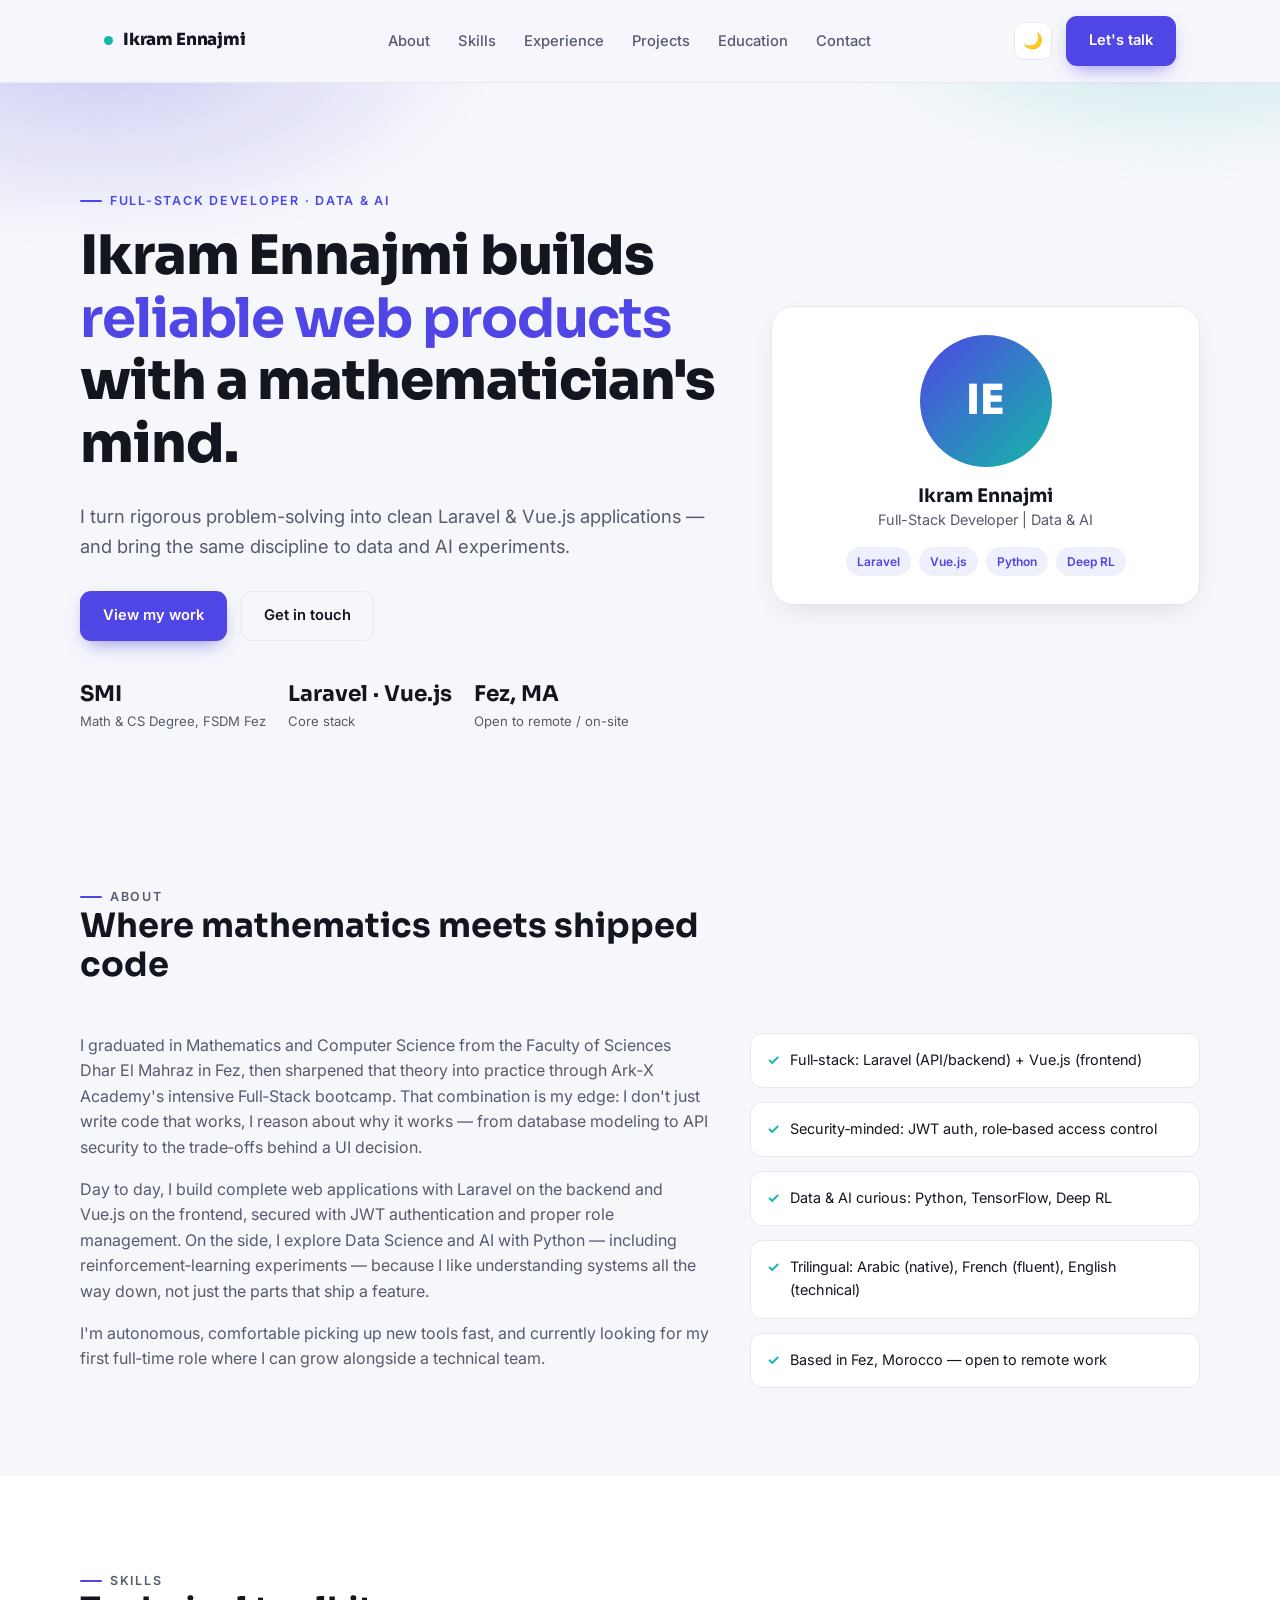
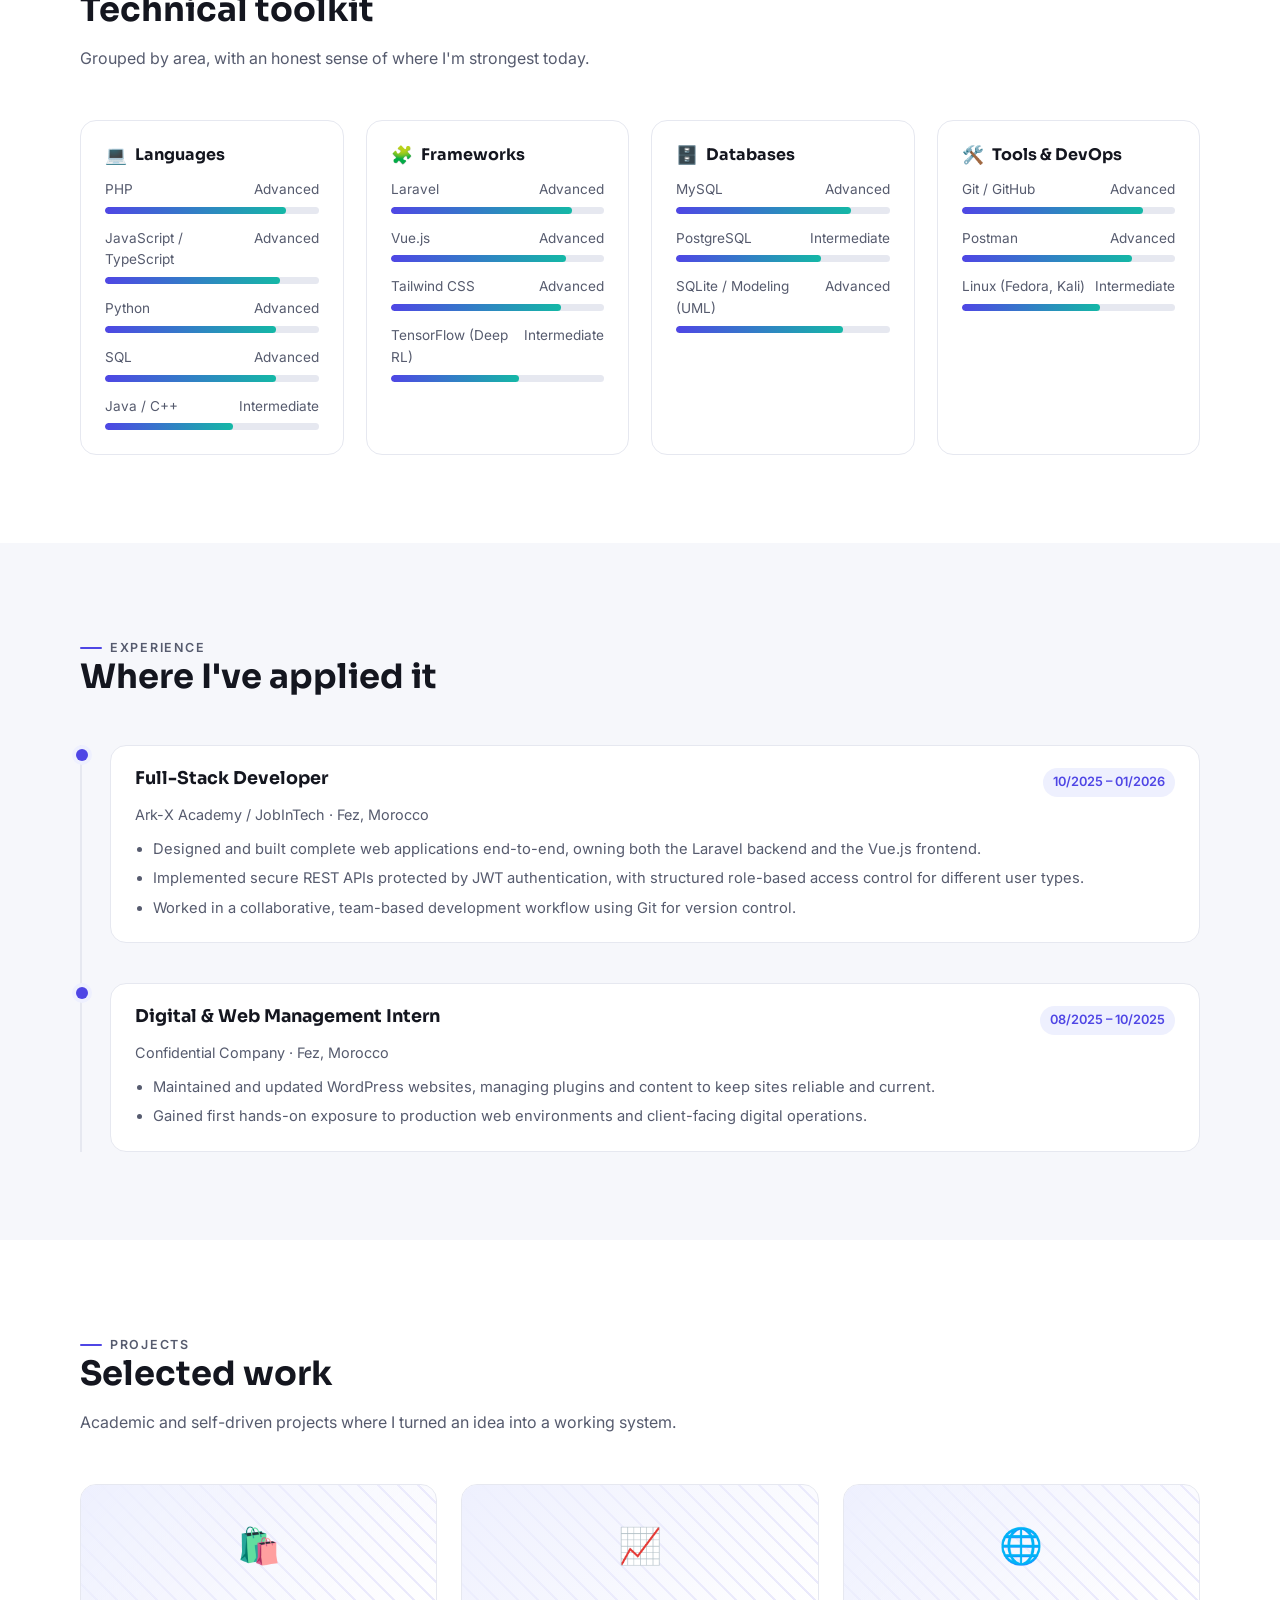
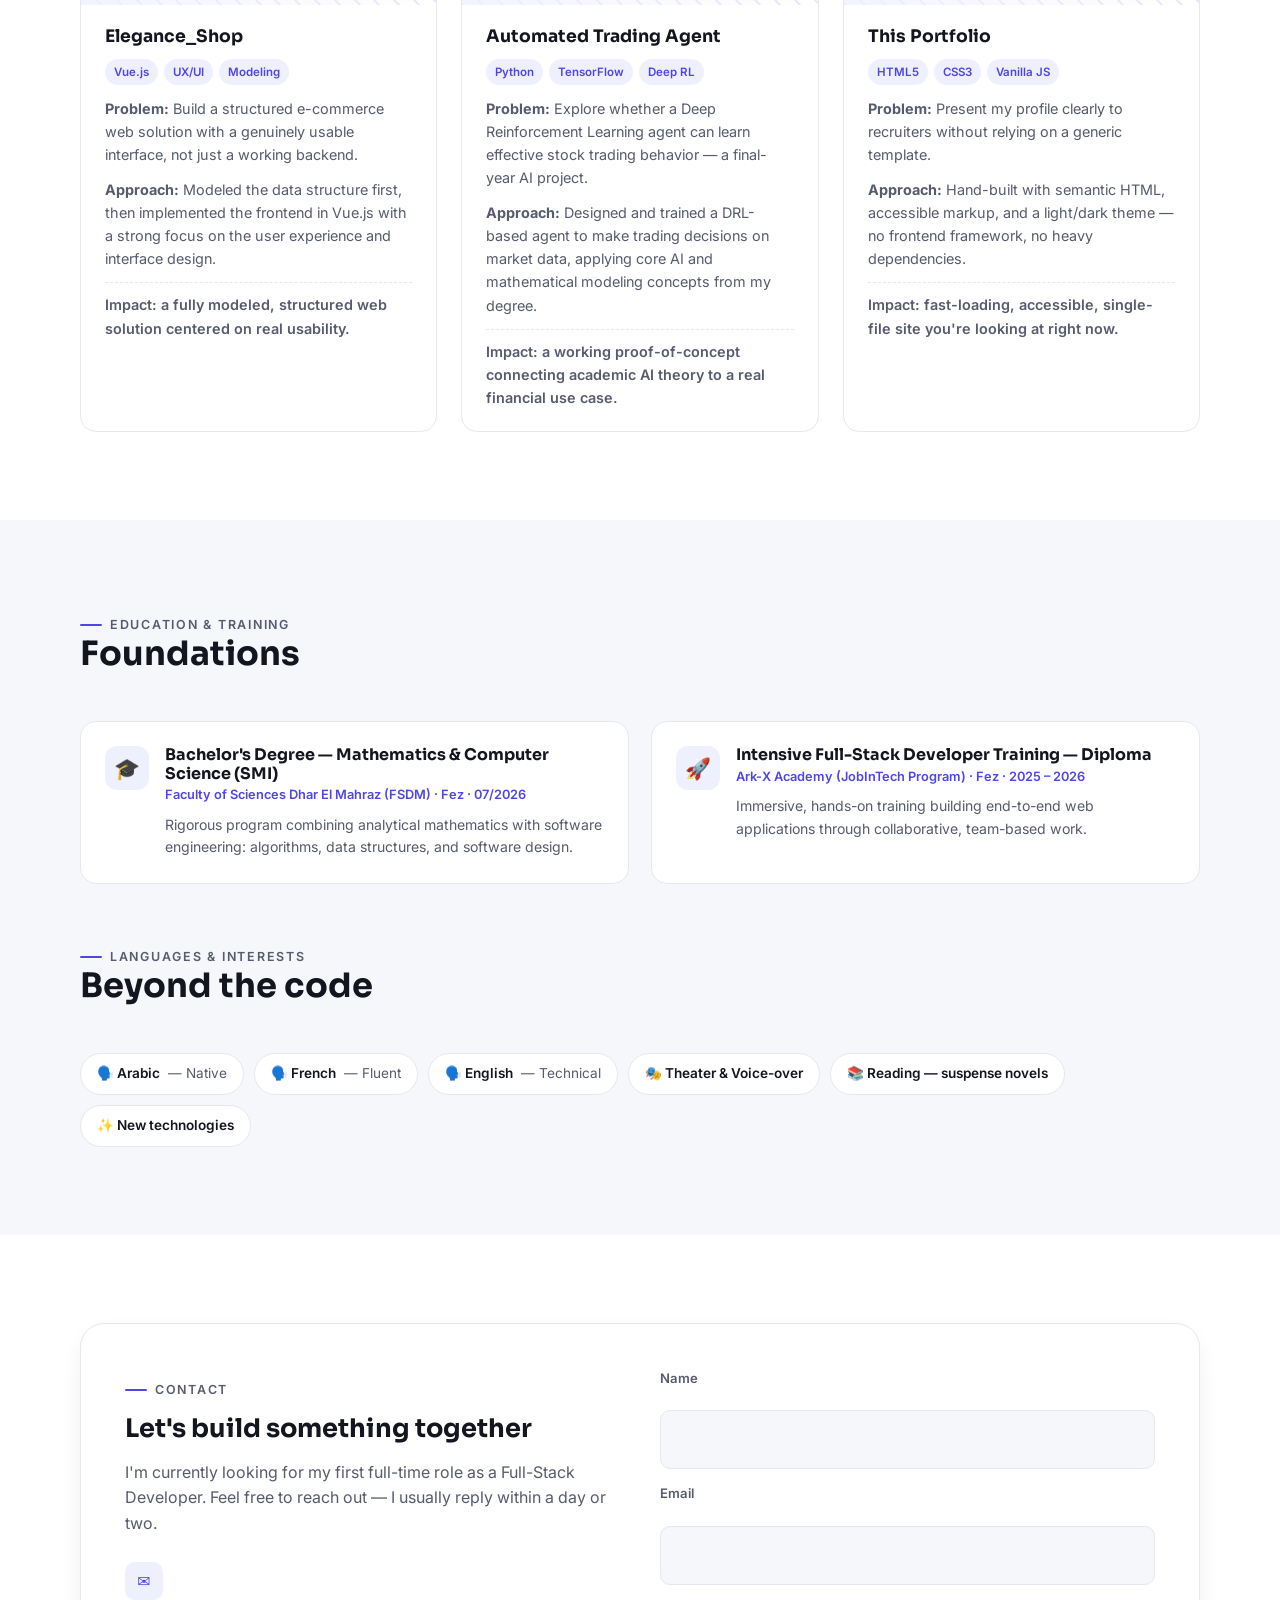
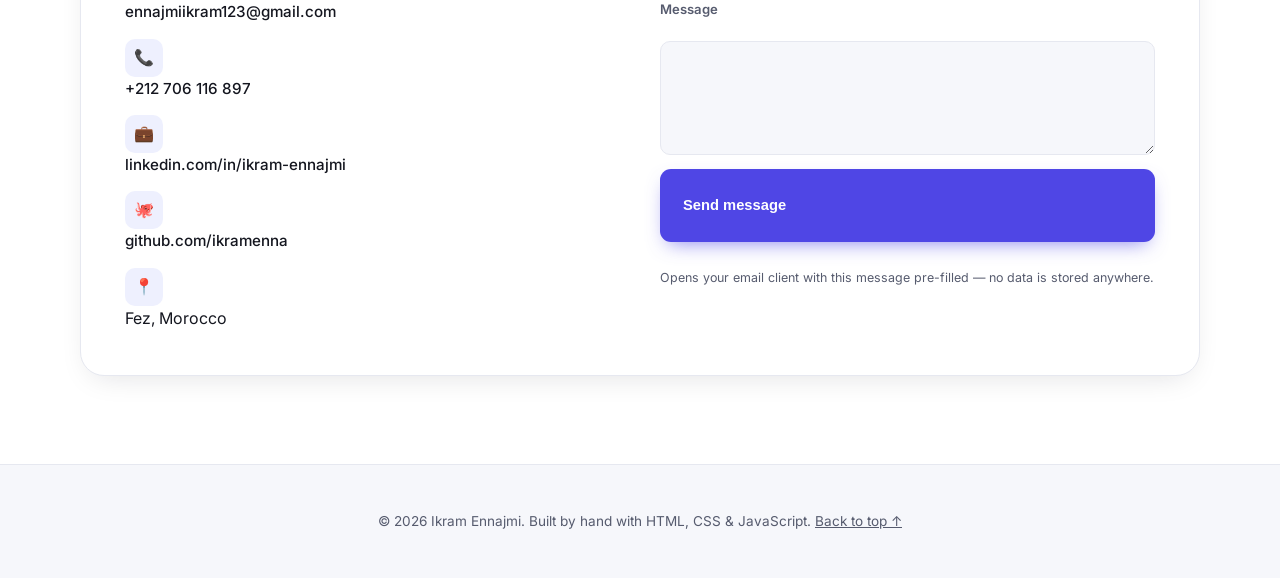
<file: index.html>
<!DOCTYPE html>
<html lang="en">
<head>
<meta charset="UTF-8">
<meta name="viewport" content="width=device-width, initial-scale=1.0">
<title>Ikram Ennajmi — Full-Stack Developer | Data & AI</title>
<meta name="description" content="Portfolio of Ikram Ennajmi, Full-Stack Developer specialized in Laravel, Vue.js and AI/Data Science, based in Fez, Morocco.">
<meta name="theme-color" content="#0f172a">
<link rel="preconnect" href="https://fonts.googleapis.com">
<link rel="preconnect" href="https://fonts.gstatic.com" crossorigin>
<link href="https://fonts.googleapis.com/css2?family=Sora:wght@400;600;700;800&family=Inter:wght@400;500;600&display=swap" rel="stylesheet">
<style>
  :root{
    --bg: #f6f7fb;
    --bg-alt: #ffffff;
    --surface: #ffffff;
    --surface-border: #e6e8f0;
    --text: #14161f;
    --text-dim: #565b6e;
    --accent: #4f46e5;
    --accent-2: #14b8a6;
    --accent-soft: #eef0fe;
    --code: #0f172a;
    --shadow: 0 10px 30px -12px rgba(20,22,31,0.15);
    --radius: 16px;
    --maxw: 1120px;
    --font-head: 'Sora', 'Segoe UI', system-ui, -apple-system, sans-serif;
    --font-body: 'Inter', 'Segoe UI', system-ui, -apple-system, sans-serif;
  }
  @media (prefers-color-scheme: dark){
    :root:not([data-theme="light"]){
      --bg: #0b0d14;
      --bg-alt: #10131c;
      --surface: #12151f;
      --surface-border: #232838;
      --text: #eef0f8;
      --text-dim: #a4a9c1;
      --accent: #818cf8;
      --accent-2: #2dd4bf;
      --accent-soft: #1b1f30;
      --code: #e2e8f0;
      --shadow: 0 10px 30px -12px rgba(0,0,0,0.5);
    }
  }
  :root[data-theme="dark"]{
    --bg: #0b0d14;
    --bg-alt: #10131c;
    --surface: #12151f;
    --surface-border: #232838;
    --text: #eef0f8;
    --text-dim: #a4a9c1;
    --accent: #818cf8;
    --accent-2: #2dd4bf;
    --accent-soft: #1b1f30;
    --code: #e2e8f0;
    --shadow: 0 10px 30px -12px rgba(0,0,0,0.5);
  }

  *{box-sizing:border-box;}
  html{scroll-behavior:smooth;}
  body{
    margin:0;
    background:var(--bg);
    color:var(--text);
    font-family:var(--font-body);
    line-height:1.6;
    -webkit-font-smoothing:antialiased;
    transition:background .25s ease, color .25s ease;
  }
  img,svg{max-width:100%; display:block;}
  a{color:var(--accent);}
  h1,h2,h3,h4{font-family:var(--font-head); line-height:1.15; margin:0 0 .5em;}
  section{padding:88px 24px;}
  .wrap{max-width:var(--maxw); margin:0 auto;}
  .eyebrow{
    display:inline-flex; align-items:center; gap:8px;
    font-size:.78rem; letter-spacing:.14em; text-transform:uppercase;
    color:var(--accent); font-weight:600; margin-bottom:14px;
  }
  .eyebrow::before{content:""; width:22px; height:2px; background:var(--accent); border-radius:2px;}

  /* Skip link */
  .skip-link{
    position:absolute; left:-999px; top:auto;
    background:var(--accent); color:#fff; padding:10px 16px; border-radius:8px; z-index:200;
  }
  .skip-link:focus{ left:16px; top:16px; }

  /* Nav */
  header.site-header{
    position:sticky; top:0; z-index:100;
    backdrop-filter:saturate(160%) blur(14px);
    background:color-mix(in srgb, var(--bg) 78%, transparent);
    border-bottom:1px solid var(--surface-border);
  }
  nav.wrap{
    display:flex; align-items:center; justify-content:space-between;
    padding:16px 24px; max-width:var(--maxw); margin:0 auto;
  }
  .brand{
    font-family:var(--font-head); font-weight:800; font-size:1.05rem; letter-spacing:-.01em;
    display:flex; align-items:center; gap:10px; text-decoration:none; color:var(--text);
  }
  .brand .dot{width:9px; height:9px; border-radius:50%; background:var(--accent-2);}
  .nav-links{display:flex; gap:28px; list-style:none; margin:0; padding:0;}
  .nav-links a{
    text-decoration:none; color:var(--text-dim); font-size:.92rem; font-weight:500;
    transition:color .2s ease;
  }
  .nav-links a:hover, .nav-links a:focus-visible{color:var(--text);}
  .nav-right{display:flex; align-items:center; gap:14px;}
  .theme-toggle{
    border:1px solid var(--surface-border); background:var(--surface); color:var(--text);
    width:38px; height:38px; border-radius:10px; cursor:pointer;
    display:flex; align-items:center; justify-content:center; font-size:1rem;
  }
  .theme-toggle:hover{border-color:var(--accent);}
  .btn{
    display:inline-flex; align-items:center; gap:8px;
    padding:12px 22px; border-radius:11px; font-weight:600; font-size:.92rem;
    text-decoration:none; cursor:pointer; border:1px solid transparent;
    transition:transform .15s ease, box-shadow .15s ease, background .2s ease;
  }
  .btn:hover{transform:translateY(-2px);}
  .btn-primary{background:var(--accent); color:#fff; box-shadow:0 8px 20px -8px color-mix(in srgb, var(--accent) 70%, transparent);}
  .btn-ghost{background:transparent; border-color:var(--surface-border); color:var(--text);}
  .nav-cta{display:none;}
  @media (min-width:760px){ .nav-cta{display:inline-flex;} }
  .mobile-toggle{display:none; background:none; border:1px solid var(--surface-border); color:var(--text); border-radius:10px; width:38px; height:38px; cursor:pointer;}
  @media (max-width:759px){
    .nav-links{
      position:absolute; top:100%; left:0; right:0; flex-direction:column; gap:0;
      background:var(--bg-alt); border-bottom:1px solid var(--surface-border);
      max-height:0; overflow:hidden; transition:max-height .3s ease;
    }
    .nav-links.open{max-height:320px;}
    .nav-links li{border-top:1px solid var(--surface-border);}
    .nav-links a{display:block; padding:14px 24px;}
    .mobile-toggle{display:flex; align-items:center; justify-content:center;}
  }

  /* Hero */
  .hero{
    padding:96px 24px 60px;
    position:relative; overflow:hidden;
  }
  .hero::before{
    content:""; position:absolute; inset:-20% -10% auto -10%; height:520px;
    background:
      radial-gradient(560px 280px at 15% 20%, color-mix(in srgb, var(--accent) 24%, transparent), transparent 70%),
      radial-gradient(520px 260px at 85% 10%, color-mix(in srgb, var(--accent-2) 22%, transparent), transparent 70%);
    filter:blur(10px); z-index:-1;
    pointer-events:none;
  }
  .hero-grid{
    display:grid; grid-template-columns:1.2fr .8fr; gap:48px; align-items:center;
  }
  @media (max-width:860px){ .hero-grid{grid-template-columns:1fr;} }
  .hero h1{font-size:clamp(2.2rem, 5vw, 3.4rem); font-weight:800; letter-spacing:-.02em;}
  .hero .role{color:var(--accent); font-weight:700; font-family:var(--font-head);}
  .hero p.tagline{font-size:1.15rem; color:var(--text-dim); max-width:52ch; margin:18px 0 30px;}
  .hero-cta{display:flex; gap:14px; flex-wrap:wrap;}
  .hero-meta{display:flex; gap:22px; margin-top:36px; flex-wrap:wrap;}
  .hero-meta div{display:flex; flex-direction:column;}
  .hero-meta strong{font-family:var(--font-head); font-size:1.35rem;}
  .hero-meta span{color:var(--text-dim); font-size:.82rem;}

  .avatar-card{
    background:var(--surface); border:1px solid var(--surface-border); border-radius:22px;
    padding:28px; box-shadow:var(--shadow); text-align:center; position:relative;
  }
  .avatar{
    width:132px; height:132px; margin:0 auto 18px; border-radius:50%;
    background:linear-gradient(135deg, var(--accent), var(--accent-2));
    display:flex; align-items:center; justify-content:center;
    font-family:var(--font-head); font-weight:800; font-size:2.6rem; color:#fff;
  }
  .avatar-card h3{margin-bottom:2px;}
  .avatar-card p{color:var(--text-dim); margin:0 0 16px; font-size:.9rem;}
  .badge-row{display:flex; flex-wrap:wrap; gap:8px; justify-content:center;}
  .badge{
    font-size:.75rem; font-weight:600; padding:5px 11px; border-radius:999px;
    background:var(--accent-soft); color:var(--accent);
  }

  /* Section heading */
  .section-head{max-width:640px; margin-bottom:48px;}
  .section-head h2{font-size:clamp(1.6rem,3vw,2.1rem);}
  .section-head p{color:var(--text-dim); margin:0;}

  /* About */
  .about-grid{display:grid; grid-template-columns:1.4fr 1fr; gap:40px;}
  @media (max-width:800px){ .about-grid{grid-template-columns:1fr;} }
  .about-grid p{color:var(--text-dim); margin:0 0 16px;}
  .fact-list{list-style:none; margin:0; padding:0; display:grid; gap:14px;}
  .fact-list li{
    background:var(--surface); border:1px solid var(--surface-border); border-radius:12px;
    padding:14px 16px; font-size:.9rem; display:flex; gap:10px; align-items:flex-start;
  }
  .fact-list li .ico{color:var(--accent-2); font-weight:700;}

  /* Skills */
  .skills-grid{display:grid; grid-template-columns:repeat(auto-fit, minmax(240px,1fr)); gap:22px;}
  .skill-card{
    background:var(--surface); border:1px solid var(--surface-border); border-radius:var(--radius);
    padding:24px;
  }
  .skill-card h3{font-size:1rem; display:flex; align-items:center; gap:8px;}
  .skill-card h3 .ico{font-size:1.1rem;}
  .skill-item{margin-top:14px;}
  .skill-item .label{display:flex; justify-content:space-between; font-size:.85rem; margin-bottom:6px; color:var(--text-dim);}
  .bar{height:7px; border-radius:99px; background:var(--surface-border); overflow:hidden;}
  .bar span{display:block; height:100%; border-radius:99px; background:linear-gradient(90deg, var(--accent), var(--accent-2));}

  /* Timeline */
  .timeline{position:relative; padding-left:28px; border-left:2px solid var(--surface-border);}
  .tl-item{position:relative; padding-bottom:40px;}
  .tl-item:last-child{padding-bottom:0;}
  .tl-item::before{
    content:""; position:absolute; left:-34px; top:4px; width:12px; height:12px; border-radius:50%;
    background:var(--accent); box-shadow:0 0 0 4px var(--accent-soft);
  }
  .tl-card{
    background:var(--surface); border:1px solid var(--surface-border); border-radius:var(--radius);
    padding:22px 24px;
  }
  .tl-top{display:flex; flex-wrap:wrap; justify-content:space-between; gap:10px; margin-bottom:6px;}
  .tl-top h3{margin:0; font-size:1.1rem;}
  .tl-date{font-size:.8rem; font-weight:600; color:var(--accent); background:var(--accent-soft); padding:4px 10px; border-radius:999px; white-space:nowrap;}
  .tl-company{color:var(--text-dim); font-size:.9rem; margin-bottom:12px;}
  .tl-card ul{margin:0; padding-left:18px; color:var(--text-dim); font-size:.92rem; display:grid; gap:6px;}

  /* Projects */
  .projects-grid{display:grid; grid-template-columns:repeat(auto-fit, minmax(300px,1fr)); gap:24px;}
  .project-card{
    background:var(--surface); border:1px solid var(--surface-border); border-radius:var(--radius);
    overflow:hidden; display:flex; flex-direction:column;
  }
  .project-cover{
    height:120px; background:linear-gradient(135deg, var(--accent-soft), transparent),
      repeating-linear-gradient(45deg, color-mix(in srgb, var(--accent) 12%, transparent) 0 2px, transparent 2px 14px);
    display:flex; align-items:center; justify-content:center; font-size:2.2rem;
  }
  .project-body{padding:22px 24px; display:flex; flex-direction:column; gap:12px; flex:1;}
  .project-body h3{font-size:1.08rem; margin:0;}
  .stack-row{display:flex; flex-wrap:wrap; gap:6px;}
  .tag{font-size:.72rem; font-weight:600; background:var(--accent-soft); color:var(--accent); padding:4px 9px; border-radius:999px;}
  .project-body p{margin:0; color:var(--text-dim); font-size:.9rem;}
  .impact{
    font-size:.85rem; font-weight:600; color:var(--accent-2);
    border-top:1px dashed var(--surface-border); padding-top:10px; margin-top:auto;
  }
  .project-links{display:flex; gap:14px; font-size:.85rem; font-weight:600;}

  /* Education */
  .edu-grid{display:grid; grid-template-columns:repeat(auto-fit, minmax(280px,1fr)); gap:22px;}
  .edu-card{
    background:var(--surface); border:1px solid var(--surface-border); border-radius:var(--radius);
    padding:24px; display:flex; gap:16px;
  }
  .edu-ico{
    width:44px; height:44px; border-radius:12px; background:var(--accent-soft); color:var(--accent);
    display:flex; align-items:center; justify-content:center; font-size:1.3rem; flex-shrink:0;
  }
  .edu-card h3{font-size:1rem; margin-bottom:2px;}
  .edu-card .meta{font-size:.8rem; color:var(--accent); font-weight:600; margin-bottom:8px;}
  .edu-card p{margin:0; color:var(--text-dim); font-size:.88rem;}

  /* Languages / interests */
  .chip-row{display:flex; flex-wrap:wrap; gap:10px;}
  .chip{
    background:var(--surface); border:1px solid var(--surface-border); padding:9px 16px; border-radius:999px;
    font-size:.85rem; font-weight:600; display:flex; gap:8px; align-items:center;
  }
  .chip span.dim{color:var(--text-dim); font-weight:400;}

  /* Contact */
  .contact-wrap{
    display:grid; grid-template-columns:1fr 1fr; gap:40px;
    background:var(--surface); border:1px solid var(--surface-border); border-radius:24px;
    padding:44px; box-shadow:var(--shadow);
  }
  @media (max-width:800px){ .contact-wrap{grid-template-columns:1fr; padding:28px;} }
  .contact-info h2{font-size:1.6rem;}
  .contact-info p{color:var(--text-dim);}
  .contact-list{list-style:none; margin:26px 0 0; padding:0; display:grid; gap:14px;}
  .contact-list a{
    display:flex; align-items:center; gap:12px; text-decoration:none; color:var(--text);
    font-size:.95rem; font-weight:500;
  }
  .contact-list .ico{
    width:38px; height:38px; border-radius:10px; background:var(--accent-soft); color:var(--accent);
    display:flex; align-items:center; justify-content:center; flex-shrink:0;
  }
  form.contact-form{display:grid; gap:14px;}
  .form-row{display:grid; gap:6px;}
  .form-row label{font-size:.82rem; font-weight:600; color:var(--text-dim);}
  .form-row input, .form-row textarea{
    background:var(--bg); border:1px solid var(--surface-border); border-radius:10px;
    padding:12px 14px; font-family:var(--font-body); font-size:.92rem; color:var(--text);
  }
  .form-row input:focus, .form-row textarea:focus{outline:2px solid var(--accent); outline-offset:1px;}
  .form-note{font-size:.78rem; color:var(--text-dim);}

  footer{
    padding:32px 24px; text-align:center; color:var(--text-dim); font-size:.85rem;
    border-top:1px solid var(--surface-border);
  }
  footer a{color:var(--text-dim); text-decoration:underline;}

  .reveal{opacity:0; transform:translateY(16px); transition:opacity .6s ease, transform .6s ease;}
  .reveal.in{opacity:1; transform:none;}

  @media (prefers-reduced-motion: reduce){
    html{scroll-behavior:auto;}
    .reveal{opacity:1; transform:none; transition:none;}
    .btn:hover{transform:none;}
  }
</style>
</head>
<body>
<a class="skip-link" href="#main">Skip to content</a>

<header class="site-header">
  <nav class="wrap" aria-label="Main navigation">
    <a class="brand" href="#top"><span class="dot" aria-hidden="true"></span> Ikram Ennajmi</a>
    <ul class="nav-links" id="navLinks">
      <li><a href="#about">About</a></li>
      <li><a href="#skills">Skills</a></li>
      <li><a href="#experience">Experience</a></li>
      <li><a href="#projects">Projects</a></li>
      <li><a href="#education">Education</a></li>
      <li><a href="#contact">Contact</a></li>
    </ul>
    <div class="nav-right">
      <button class="theme-toggle" id="themeToggle" type="button" aria-label="Toggle dark mode">🌙</button>
      <a class="btn btn-primary nav-cta" href="#contact">Let's talk</a>
      <button class="mobile-toggle" id="mobileToggle" type="button" aria-label="Open menu" aria-expanded="false" aria-controls="navLinks">☰</button>
    </div>
  </nav>
</header>

<main id="main">

  <section class="hero" id="top">
    <div class="wrap hero-grid">
      <div>
        <p class="eyebrow">Full-Stack Developer · Data &amp; AI</p>
        <h1>Ikram Ennajmi builds <span class="role">reliable web products</span> with a mathematician's mind.</h1>
        <p class="tagline">I turn rigorous problem-solving into clean Laravel &amp; Vue.js applications — and bring the same discipline to data and AI experiments.</p>
        <div class="hero-cta">
          <a class="btn btn-primary" href="#projects">View my work</a>
          <a class="btn btn-ghost" href="#contact">Get in touch</a>
        </div>
        <div class="hero-meta">
          <div><strong>SMI</strong><span>Math &amp; CS Degree, FSDM Fez</span></div>
          <div><strong>Laravel · Vue.js</strong><span>Core stack</span></div>
          <div><strong>Fez, MA</strong><span>Open to remote / on-site</span></div>
        </div>
      </div>
      <div class="avatar-card reveal">
        <div class="avatar" aria-hidden="true">IE</div>
        <h3>Ikram Ennajmi</h3>
        <p>Full-Stack Developer | Data &amp; AI</p>
        <div class="badge-row">
          <span class="badge">Laravel</span>
          <span class="badge">Vue.js</span>
          <span class="badge">Python</span>
          <span class="badge">Deep RL</span>
        </div>
      </div>
    </div>
  </section>

  <section id="about">
    <div class="wrap">
      <div class="section-head">
        <p class="eyebrow">About</p>
        <h2>Where mathematics meets shipped code</h2>
      </div>
      <div class="about-grid">
        <div>
          <p>I graduated in Mathematics and Computer Science from the Faculty of Sciences Dhar El Mahraz in Fez, then sharpened that theory into practice through Ark‑X Academy's intensive Full‑Stack bootcamp. That combination is my edge: I don't just write code that works, I reason about why it works — from database modeling to API security to the trade‑offs behind a UI decision.</p>
          <p>Day to day, I build complete web applications with Laravel on the backend and Vue.js on the frontend, secured with JWT authentication and proper role management. On the side, I explore Data Science and AI with Python — including reinforcement‑learning experiments — because I like understanding systems all the way down, not just the parts that ship a feature.</p>
          <p>I'm autonomous, comfortable picking up new tools fast, and currently looking for my first full‑time role where I can grow alongside a technical team.</p>
        </div>
        <ul class="fact-list">
          <li><span class="ico">✓</span> Full‑stack: Laravel (API/backend) + Vue.js (frontend)</li>
          <li><span class="ico">✓</span> Security‑minded: JWT auth, role‑based access control</li>
          <li><span class="ico">✓</span> Data &amp; AI curious: Python, TensorFlow, Deep RL</li>
          <li><span class="ico">✓</span> Trilingual: Arabic (native), French (fluent), English (technical)</li>
          <li><span class="ico">✓</span> Based in Fez, Morocco — open to remote work</li>
        </ul>
      </div>
    </div>
  </section>

  <section id="skills" style="background:var(--bg-alt);">
    <div class="wrap">
      <div class="section-head">
        <p class="eyebrow">Skills</p>
        <h2>Technical toolkit</h2>
        <p>Grouped by area, with an honest sense of where I'm strongest today.</p>
      </div>
      <div class="skills-grid">

        <div class="skill-card reveal">
          <h3><span class="ico">💻</span> Languages</h3>
          <div class="skill-item"><div class="label"><span>PHP</span><span>Advanced</span></div><div class="bar"><span style="width:85%"></span></div></div>
          <div class="skill-item"><div class="label"><span>JavaScript / TypeScript</span><span>Advanced</span></div><div class="bar"><span style="width:82%"></span></div></div>
          <div class="skill-item"><div class="label"><span>Python</span><span>Advanced</span></div><div class="bar"><span style="width:80%"></span></div></div>
          <div class="skill-item"><div class="label"><span>SQL</span><span>Advanced</span></div><div class="bar"><span style="width:80%"></span></div></div>
          <div class="skill-item"><div class="label"><span>Java / C++</span><span>Intermediate</span></div><div class="bar"><span style="width:60%"></span></div></div>
        </div>

        <div class="skill-card reveal">
          <h3><span class="ico">🧩</span> Frameworks</h3>
          <div class="skill-item"><div class="label"><span>Laravel</span><span>Advanced</span></div><div class="bar"><span style="width:85%"></span></div></div>
          <div class="skill-item"><div class="label"><span>Vue.js</span><span>Advanced</span></div><div class="bar"><span style="width:82%"></span></div></div>
          <div class="skill-item"><div class="label"><span>Tailwind CSS</span><span>Advanced</span></div><div class="bar"><span style="width:80%"></span></div></div>
          <div class="skill-item"><div class="label"><span>TensorFlow (Deep RL)</span><span>Intermediate</span></div><div class="bar"><span style="width:60%"></span></div></div>
        </div>

        <div class="skill-card reveal">
          <h3><span class="ico">🗄️</span> Databases</h3>
          <div class="skill-item"><div class="label"><span>MySQL</span><span>Advanced</span></div><div class="bar"><span style="width:82%"></span></div></div>
          <div class="skill-item"><div class="label"><span>PostgreSQL</span><span>Intermediate</span></div><div class="bar"><span style="width:68%"></span></div></div>
          <div class="skill-item"><div class="label"><span>SQLite / Modeling (UML)</span><span>Advanced</span></div><div class="bar"><span style="width:78%"></span></div></div>
        </div>

        <div class="skill-card reveal">
          <h3><span class="ico">🛠️</span> Tools &amp; DevOps</h3>
          <div class="skill-item"><div class="label"><span>Git / GitHub</span><span>Advanced</span></div><div class="bar"><span style="width:85%"></span></div></div>
          <div class="skill-item"><div class="label"><span>Postman</span><span>Advanced</span></div><div class="bar"><span style="width:80%"></span></div></div>
          <div class="skill-item"><div class="label"><span>Linux (Fedora, Kali)</span><span>Intermediate</span></div><div class="bar"><span style="width:65%"></span></div></div>
        </div>

      </div>
    </div>
  </section>

  <section id="experience">
    <div class="wrap">
      <div class="section-head">
        <p class="eyebrow">Experience</p>
        <h2>Where I've applied it</h2>
      </div>
      <div class="timeline">

        <div class="tl-item reveal">
          <div class="tl-card">
            <div class="tl-top">
              <h3>Full-Stack Developer</h3>
              <span class="tl-date">10/2025 – 01/2026</span>
            </div>
            <div class="tl-company">Ark-X Academy / JobInTech · Fez, Morocco</div>
            <ul>
              <li>Designed and built complete web applications end-to-end, owning both the Laravel backend and the Vue.js frontend.</li>
              <li>Implemented secure REST APIs protected by JWT authentication, with structured role-based access control for different user types.</li>
              <li>Worked in a collaborative, team-based development workflow using Git for version control.</li>
            </ul>
          </div>
        </div>

        <div class="tl-item reveal">
          <div class="tl-card">
            <div class="tl-top">
              <h3>Digital &amp; Web Management Intern</h3>
              <span class="tl-date">08/2025 – 10/2025</span>
            </div>
            <div class="tl-company">Confidential Company · Fez, Morocco</div>
            <ul>
              <li>Maintained and updated WordPress websites, managing plugins and content to keep sites reliable and current.</li>
              <li>Gained first hands-on exposure to production web environments and client-facing digital operations.</li>
            </ul>
          </div>
        </div>

      </div>
    </div>
  </section>

  <section id="projects" style="background:var(--bg-alt);">
    <div class="wrap">
      <div class="section-head">
        <p class="eyebrow">Projects</p>
        <h2>Selected work</h2>
        <p>Academic and self-driven projects where I turned an idea into a working system.</p>
      </div>
      <div class="projects-grid">

        <article class="project-card reveal">
          <div class="project-cover" aria-hidden="true">🛍️</div>
          <div class="project-body">
            <h3>Elegance_Shop</h3>
            <div class="stack-row">
              <span class="tag">Vue.js</span><span class="tag">UX/UI</span><span class="tag">Modeling</span>
            </div>
            <p><strong>Problem:</strong> Build a structured e-commerce web solution with a genuinely usable interface, not just a working backend.</p>
            <p><strong>Approach:</strong> Modeled the data structure first, then implemented the frontend in Vue.js with a strong focus on the user experience and interface design.</p>
            <p class="impact">Impact: a fully modeled, structured web solution centered on real usability.</p>
          </div>
        </article>

        <article class="project-card reveal">
          <div class="project-cover" aria-hidden="true">📈</div>
          <div class="project-body">
            <h3>Automated Trading Agent</h3>
            <div class="stack-row">
              <span class="tag">Python</span><span class="tag">TensorFlow</span><span class="tag">Deep RL</span>
            </div>
            <p><strong>Problem:</strong> Explore whether a Deep Reinforcement Learning agent can learn effective stock trading behavior — a final-year AI project.</p>
            <p><strong>Approach:</strong> Designed and trained a DRL-based agent to make trading decisions on market data, applying core AI and mathematical modeling concepts from my degree.</p>
            <p class="impact">Impact: a working proof-of-concept connecting academic AI theory to a real financial use case.</p>
          </div>
        </article>

        <article class="project-card reveal">
          <div class="project-cover" aria-hidden="true">🌐</div>
          <div class="project-body">
            <h3>This Portfolio</h3>
            <div class="stack-row">
              <span class="tag">HTML5</span><span class="tag">CSS3</span><span class="tag">Vanilla JS</span>
            </div>
            <p><strong>Problem:</strong> Present my profile clearly to recruiters without relying on a generic template.</p>
            <p><strong>Approach:</strong> Hand-built with semantic HTML, accessible markup, and a light/dark theme — no frontend framework, no heavy dependencies.</p>
            <p class="impact">Impact: fast-loading, accessible, single-file site you're looking at right now.</p>
          </div>
        </article>

      </div>
    </div>
  </section>

  <section id="education">
    <div class="wrap">
      <div class="section-head">
        <p class="eyebrow">Education &amp; Training</p>
        <h2>Foundations</h2>
      </div>
      <div class="edu-grid">
        <div class="edu-card reveal">
          <div class="edu-ico" aria-hidden="true">🎓</div>
          <div>
            <h3>Bachelor's Degree — Mathematics &amp; Computer Science (SMI)</h3>
            <div class="meta">Faculty of Sciences Dhar El Mahraz (FSDM) · Fez · 07/2026</div>
            <p>Rigorous program combining analytical mathematics with software engineering: algorithms, data structures, and software design.</p>
          </div>
        </div>
        <div class="edu-card reveal">
          <div class="edu-ico" aria-hidden="true">🚀</div>
          <div>
            <h3>Intensive Full-Stack Developer Training — Diploma</h3>
            <div class="meta">Ark-X Academy (JobInTech Program) · Fez · 2025 – 2026</div>
            <p>Immersive, hands-on training building end-to-end web applications through collaborative, team-based work.</p>
          </div>
        </div>
      </div>

      <div class="section-head" style="margin-top:56px;">
        <p class="eyebrow">Languages &amp; Interests</p>
        <h2>Beyond the code</h2>
      </div>
      <div class="chip-row">
        <span class="chip">🗣️ Arabic <span class="dim">— Native</span></span>
        <span class="chip">🗣️ French <span class="dim">— Fluent</span></span>
        <span class="chip">🗣️ English <span class="dim">— Technical</span></span>
        <span class="chip">🎭 Theater &amp; Voice-over</span>
        <span class="chip">📚 Reading — suspense novels</span>
        <span class="chip">✨ New technologies</span>
      </div>
    </div>
  </section>

  <section id="contact" style="background:var(--bg-alt);">
    <div class="wrap">
      <div class="contact-wrap">
        <div class="contact-info">
          <p class="eyebrow">Contact</p>
          <h2>Let's build something together</h2>
          <p>I'm currently looking for my first full-time role as a Full-Stack Developer. Feel free to reach out — I usually reply within a day or two.</p>
          <ul class="contact-list">
            <li><span class="ico" aria-hidden="true">✉️</span><a href="mailto:ennajmiikram123@gmail.com">ennajmiikram123@gmail.com</a></li>
            <li><span class="ico" aria-hidden="true">📞</span><a href="tel:+212706116897">+212 706 116 897</a></li>
            <li><span class="ico" aria-hidden="true">💼</span><a href="https://www.linkedin.com/in/ikram-ennajmi-1b2418203/" target="_blank" rel="noopener">linkedin.com/in/ikram-ennajmi</a></li>
            <li><span class="ico" aria-hidden="true">🐙</span><a href="https://github.com/ikramenna" target="_blank" rel="noopener">github.com/ikramenna</a></li>
            <li><span class="ico" aria-hidden="true">📍</span><span>Fez, Morocco</span></li>
          </ul>
        </div>
        <form class="contact-form" id="contactForm" aria-label="Contact form">
          <div class="form-row">
            <label for="cf-name">Name</label>
            <input id="cf-name" name="name" type="text" required autocomplete="name">
          </div>
          <div class="form-row">
            <label for="cf-email">Email</label>
            <input id="cf-email" name="email" type="email" required autocomplete="email">
          </div>
          <div class="form-row">
            <label for="cf-message">Message</label>
            <textarea id="cf-message" name="message" rows="4" required></textarea>
          </div>
          <button class="btn btn-primary" type="submit">Send message</button>
          <p class="form-note">Opens your email client with this message pre-filled — no data is stored anywhere.</p>
        </form>
      </div>
    </div>
  </section>

</main>

<footer>
  <p>© <span id="year"></span> Ikram Ennajmi. Built by hand with HTML, CSS &amp; JavaScript. <a href="#top">Back to top ↑</a></p>
</footer>

<script>
(function(){
  "use strict";

  // Year
  var yearEl = document.getElementById('year');
  if (yearEl) yearEl.textContent = new Date().getFullYear();

  // Theme toggle
  var root = document.documentElement;
  var toggle = document.getElementById('themeToggle');
  function getStored(){
    try { return window.localStorage.getItem('ie-theme'); } catch(e){ return null; }
  }
  function setStored(v){
    try { window.localStorage.setItem('ie-theme', v); } catch(e){ /* ignore */ }
  }
  function applyIcon(){
    var isDark = root.getAttribute('data-theme') === 'dark' ||
      (!root.getAttribute('data-theme') && window.matchMedia('(prefers-color-scheme: dark)').matches);
    if (toggle) toggle.textContent = isDark ? '☀️' : '🌙';
  }
  var stored = getStored();
  if (stored === 'dark' || stored === 'light') root.setAttribute('data-theme', stored);
  applyIcon();
  if (toggle){
    toggle.addEventListener('click', function(){
      var current = root.getAttribute('data-theme');
      var isDark = current === 'dark' || (!current && window.matchMedia('(prefers-color-scheme: dark)').matches);
      var next = isDark ? 'light' : 'dark';
      root.setAttribute('data-theme', next);
      setStored(next);
      applyIcon();
    });
  }

  // Mobile nav
  var mobileToggle = document.getElementById('mobileToggle');
  var navLinks = document.getElementById('navLinks');
  if (mobileToggle && navLinks){
    mobileToggle.addEventListener('click', function(){
      var open = navLinks.classList.toggle('open');
      mobileToggle.setAttribute('aria-expanded', open ? 'true' : 'false');
    });
    navLinks.querySelectorAll('a').forEach(function(a){
      a.addEventListener('click', function(){
        navLinks.classList.remove('open');
        mobileToggle.setAttribute('aria-expanded', 'false');
      });
    });
  }

  // Reveal on scroll
  var reveals = document.querySelectorAll('.reveal');
  if ('IntersectionObserver' in window && reveals.length){
    var io = new IntersectionObserver(function(entries){
      entries.forEach(function(entry){
        if (entry.isIntersecting){
          entry.target.classList.add('in');
          io.unobserve(entry.target);
        }
      });
    }, { threshold: 0.15 });
    reveals.forEach(function(el){ io.observe(el); });
  } else {
    reveals.forEach(function(el){ el.classList.add('in'); });
  }

  // Contact form -> mailto
  var form = document.getElementById('contactForm');
  if (form){
    form.addEventListener('submit', function(e){
      e.preventDefault();
      var name = document.getElementById('cf-name').value.trim();
      var email = document.getElementById('cf-email').value.trim();
      var message = document.getElementById('cf-message').value.trim();
      var subject = encodeURIComponent('Portfolio contact from ' + name);
      var body = encodeURIComponent(message + '\n\n— ' + name + ' (' + email + ')');
      window.location.href = 'mailto:ennajmiikram123@gmail.com?subject=' + subject + '&body=' + body;
    });
  }
})();
</script>
</body>
</html>
</file>
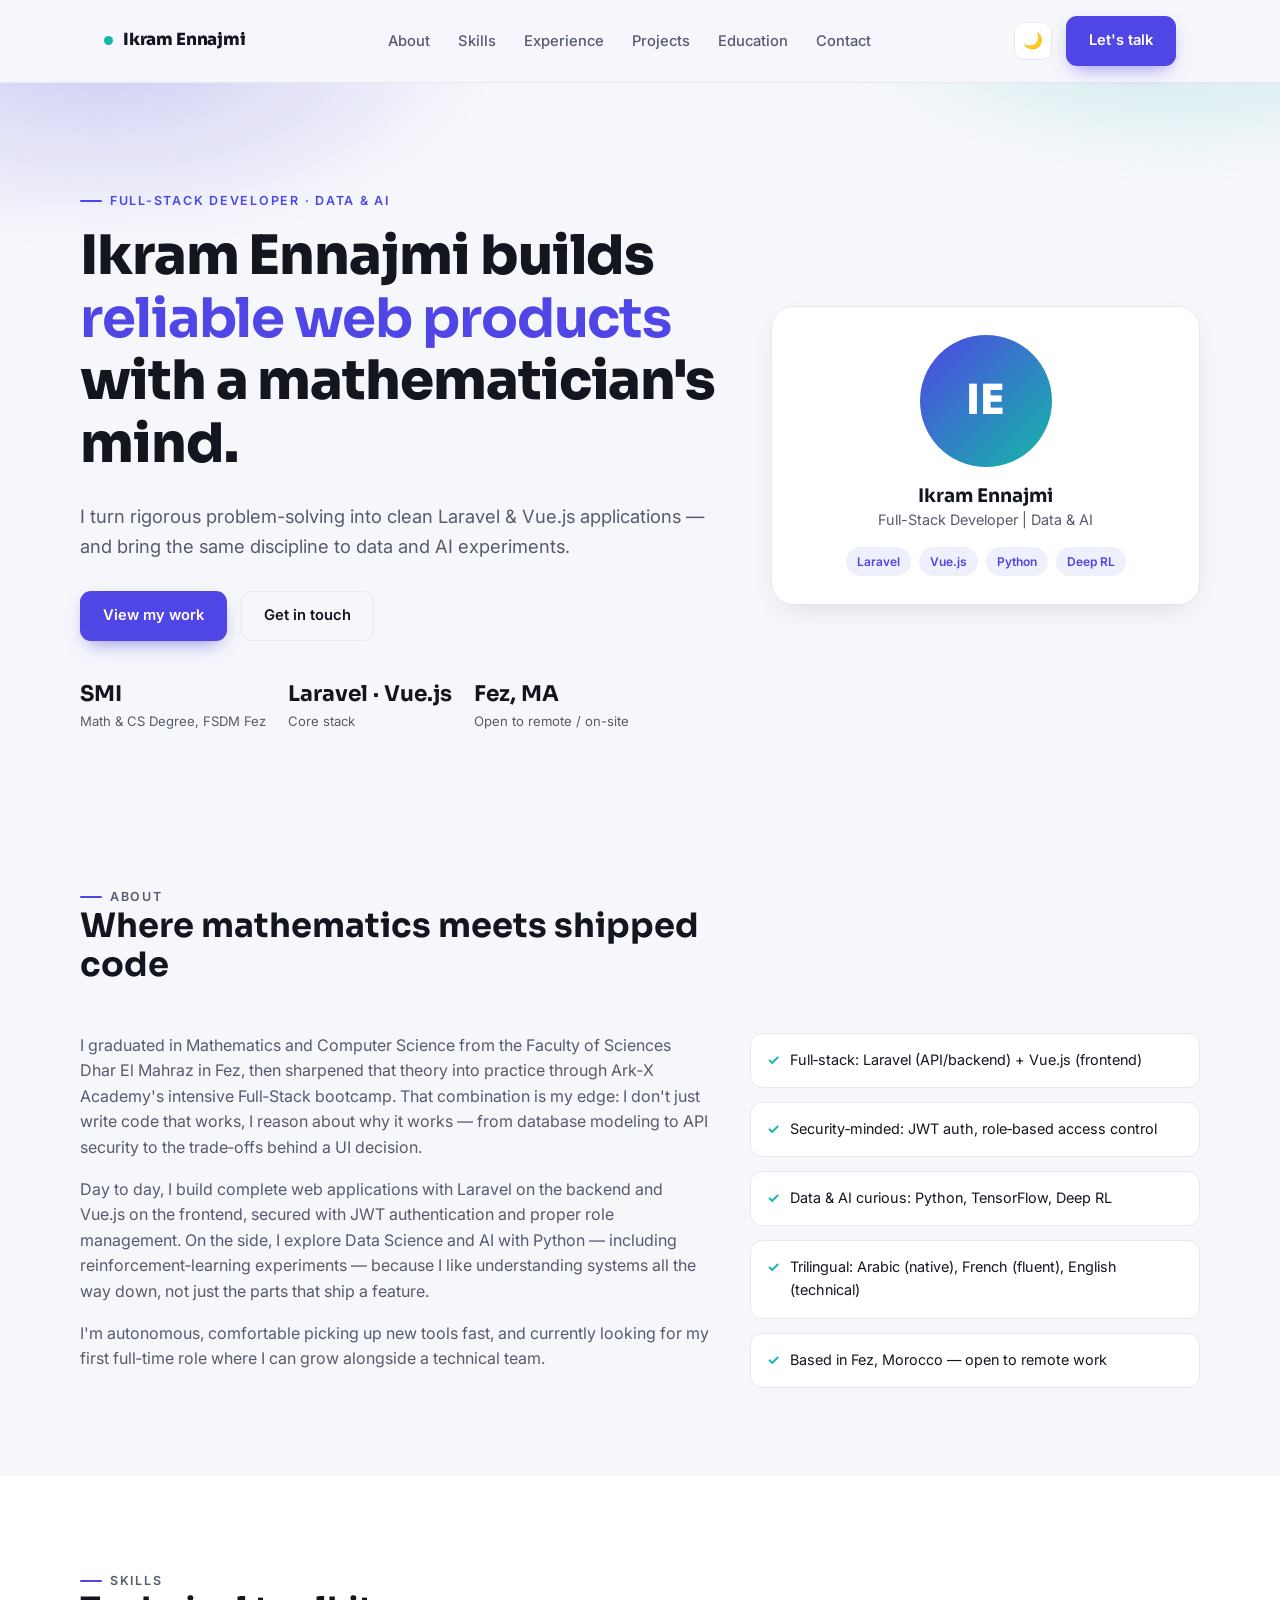
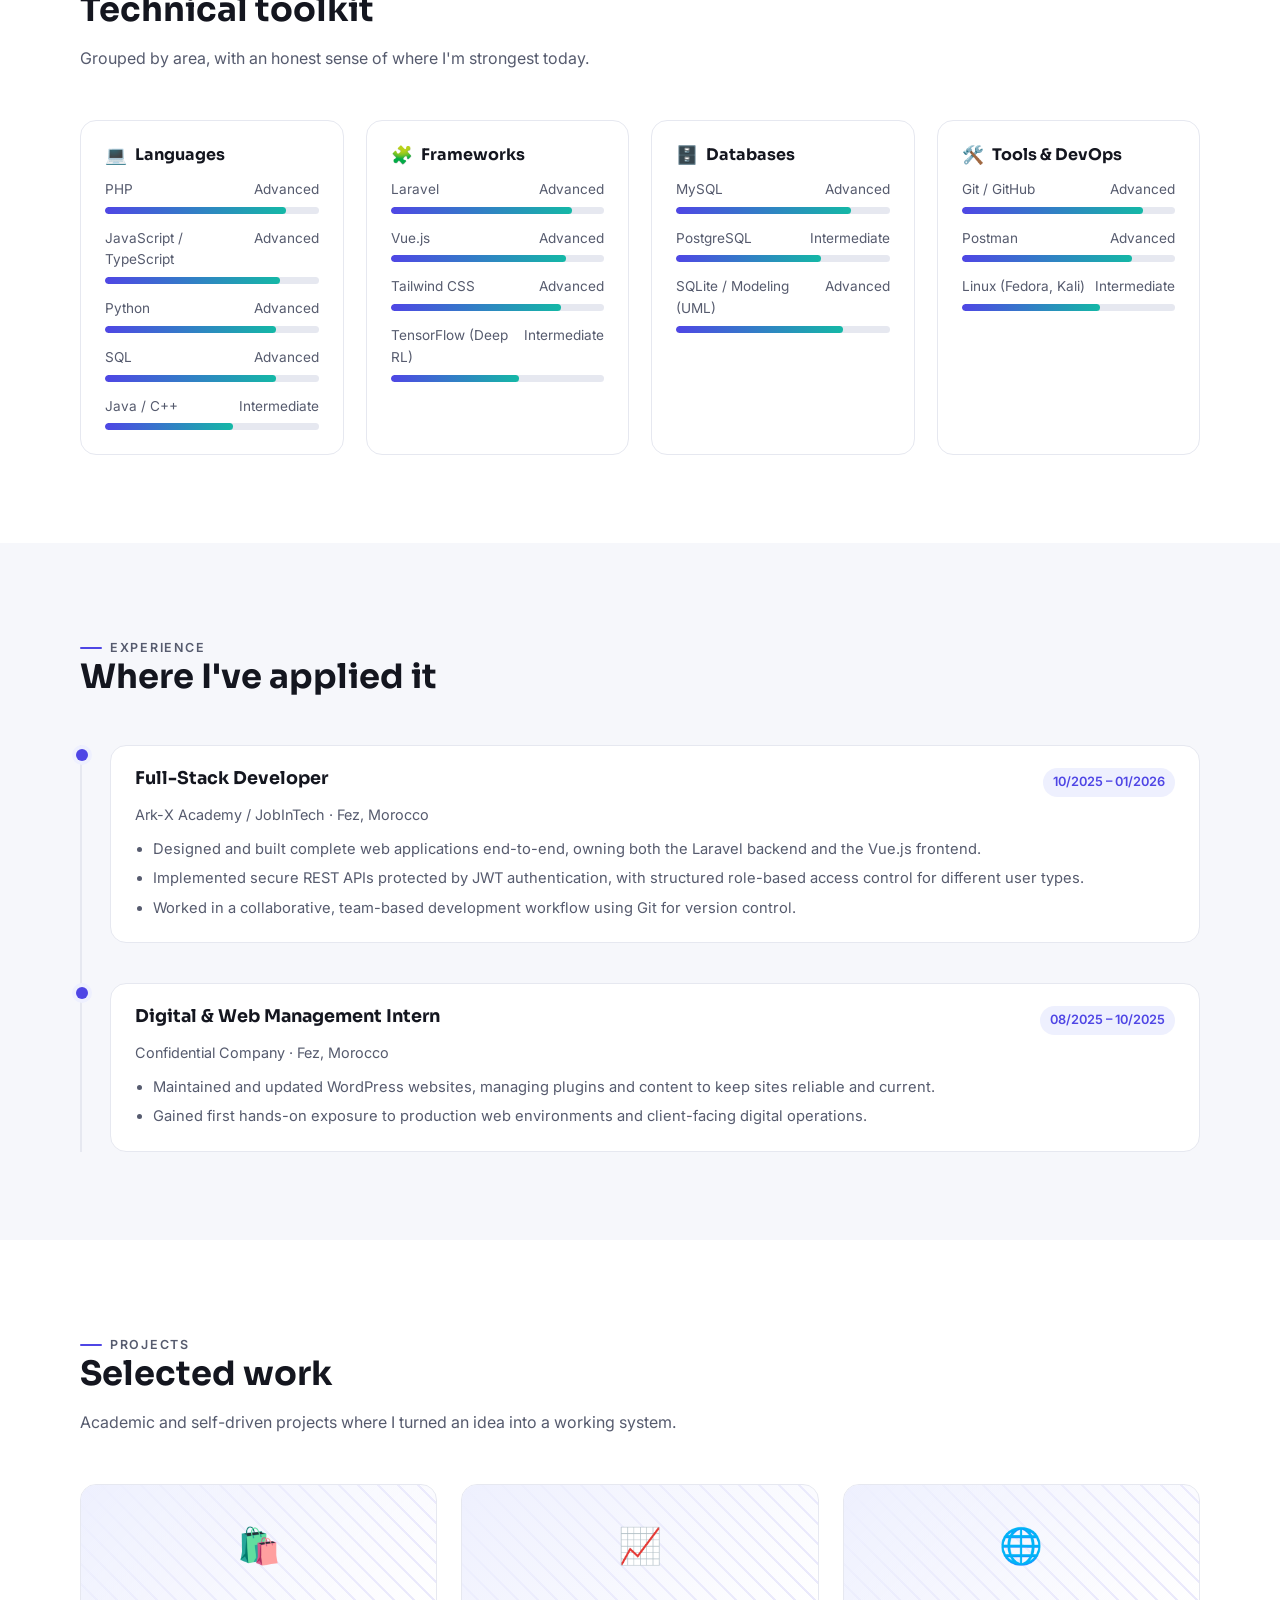
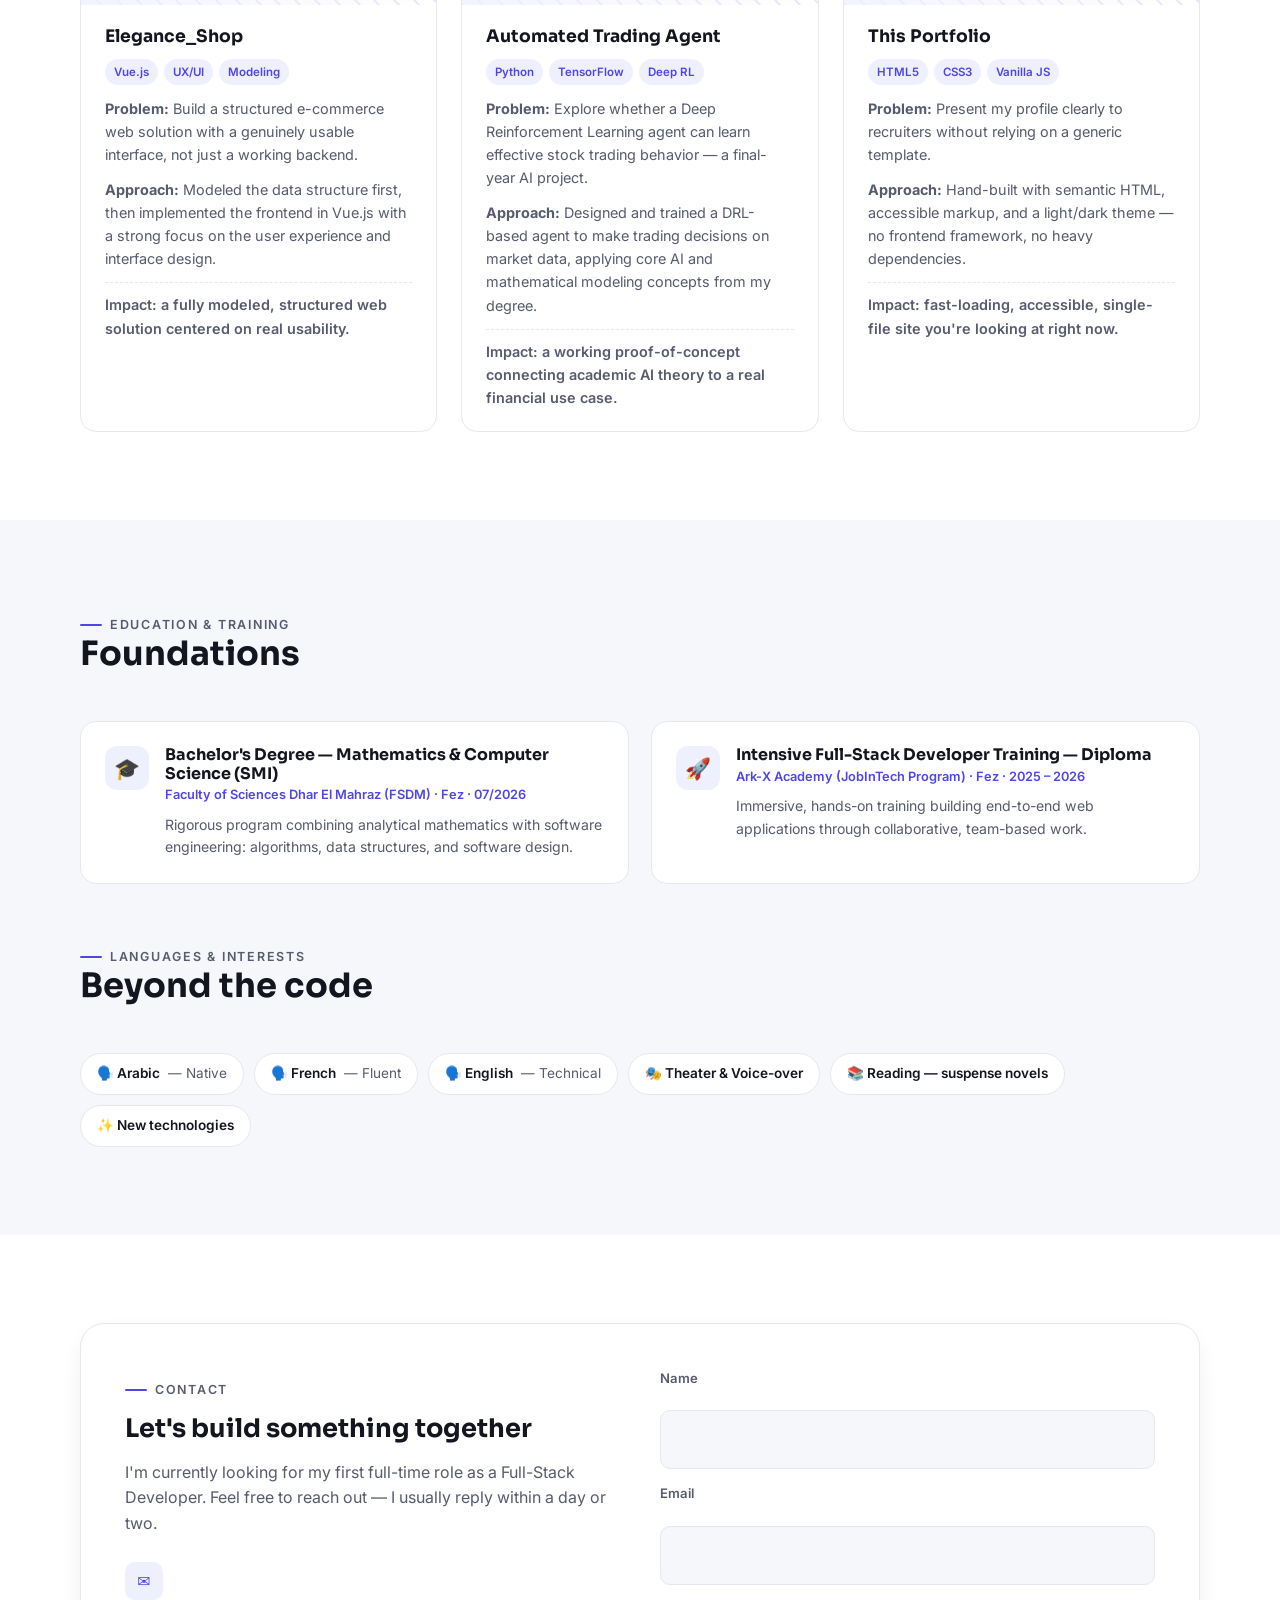
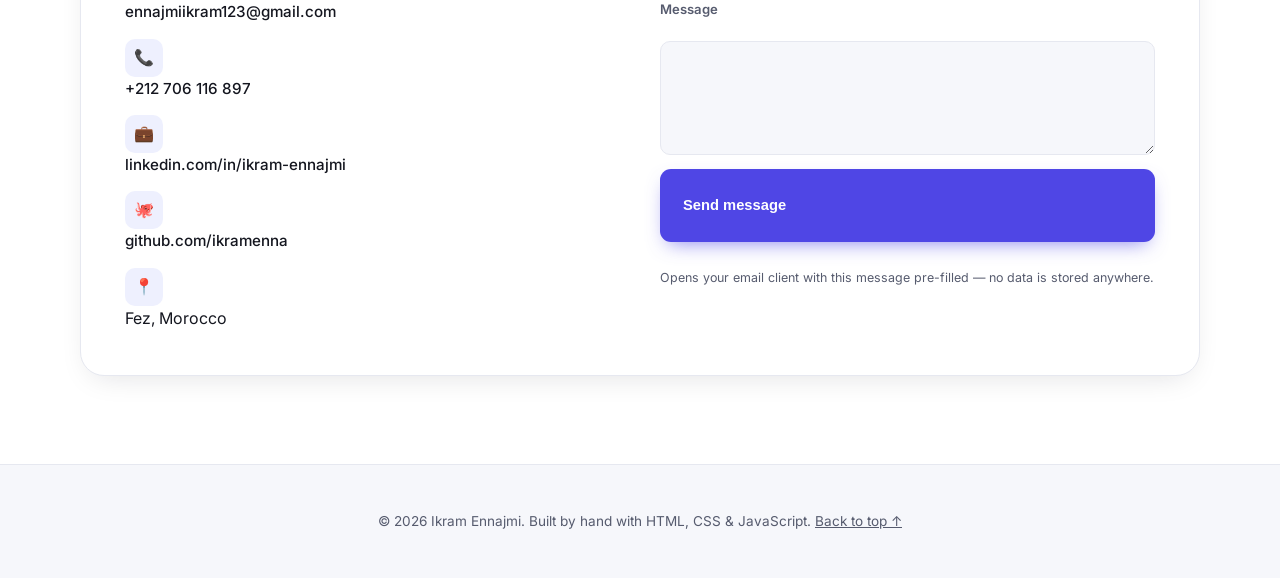
<file: index (1).html>
<!DOCTYPE html>
<html lang="en">
<head>
<meta charset="UTF-8">
<meta name="viewport" content="width=device-width, initial-scale=1.0">
<title>Ikram Ennajmi — Full-Stack Developer | Data & AI</title>
<meta name="description" content="Portfolio of Ikram Ennajmi, Full-Stack Developer specialized in Laravel, Vue.js and AI/Data Science, based in Fez, Morocco.">
<meta name="theme-color" content="#0f172a">
<link rel="preconnect" href="https://fonts.googleapis.com">
<link rel="preconnect" href="https://fonts.gstatic.com" crossorigin>
<link href="https://fonts.googleapis.com/css2?family=Sora:wght@400;600;700;800&family=Inter:wght@400;500;600&display=swap" rel="stylesheet">
<link rel="stylesheet" href="style.css">
</head>
<body>
<a class="skip-link" href="#main">Skip to content</a>

<header class="site-header">
  <nav class="wrap" aria-label="Main navigation">
    <a class="brand" href="#top"><span class="dot" aria-hidden="true"></span> Ikram Ennajmi</a>
    <ul class="nav-links" id="navLinks">
      <li><a href="#about">About</a></li>
      <li><a href="#skills">Skills</a></li>
      <li><a href="#experience">Experience</a></li>
      <li><a href="#projects">Projects</a></li>
      <li><a href="#education">Education</a></li>
      <li><a href="#contact">Contact</a></li>
    </ul>
    <div class="nav-right">
      <button class="theme-toggle" id="themeToggle" type="button" aria-label="Toggle dark mode">🌙</button>
      <a class="btn btn-primary nav-cta" href="#contact">Let's talk</a>
      <button class="mobile-toggle" id="mobileToggle" type="button" aria-label="Open menu" aria-expanded="false" aria-controls="navLinks">☰</button>
    </div>
  </nav>
</header>

<main id="main">

  <section class="hero" id="top">
    <div class="wrap hero-grid">
      <div>
        <p class="eyebrow">Full-Stack Developer · Data &amp; AI</p>
        <h1>Ikram Ennajmi builds <span class="role">reliable web products</span> with a mathematician's mind.</h1>
        <p class="tagline">I turn rigorous problem-solving into clean Laravel &amp; Vue.js applications — and bring the same discipline to data and AI experiments.</p>
        <div class="hero-cta">
          <a class="btn btn-primary" href="#projects">View my work</a>
          <a class="btn btn-ghost" href="#contact">Get in touch</a>
        </div>
        <div class="hero-meta">
          <div><strong>SMI</strong><span>Math &amp; CS Degree, FSDM Fez</span></div>
          <div><strong>Laravel · Vue.js</strong><span>Core stack</span></div>
          <div><strong>Fez, MA</strong><span>Open to remote / on-site</span></div>
        </div>
      </div>
      <div class="avatar-card reveal">
        <div class="avatar" aria-hidden="true">IE</div>
        <h3>Ikram Ennajmi</h3>
        <p>Full-Stack Developer | Data &amp; AI</p>
        <div class="badge-row">
          <span class="badge">Laravel</span>
          <span class="badge">Vue.js</span>
          <span class="badge">Python</span>
          <span class="badge">Deep RL</span>
        </div>
      </div>
    </div>
  </section>

  <section id="about">
    <div class="wrap">
      <div class="section-head">
        <p class="eyebrow">About</p>
        <h2>Where mathematics meets shipped code</h2>
      </div>
      <div class="about-grid">
        <div>
          <p>I graduated in Mathematics and Computer Science from the Faculty of Sciences Dhar El Mahraz in Fez, then sharpened that theory into practice through Ark‑X Academy's intensive Full‑Stack bootcamp. That combination is my edge: I don't just write code that works, I reason about why it works — from database modeling to API security to the trade‑offs behind a UI decision.</p>
          <p>Day to day, I build complete web applications with Laravel on the backend and Vue.js on the frontend, secured with JWT authentication and proper role management. On the side, I explore Data Science and AI with Python — including reinforcement‑learning experiments — because I like understanding systems all the way down, not just the parts that ship a feature.</p>
          <p>I'm autonomous, comfortable picking up new tools fast, and currently looking for my first full‑time role where I can grow alongside a technical team.</p>
        </div>
        <ul class="fact-list">
          <li><span class="ico">✓</span> Full‑stack: Laravel (API/backend) + Vue.js (frontend)</li>
          <li><span class="ico">✓</span> Security‑minded: JWT auth, role‑based access control</li>
          <li><span class="ico">✓</span> Data &amp; AI curious: Python, TensorFlow, Deep RL</li>
          <li><span class="ico">✓</span> Trilingual: Arabic (native), French (fluent), English (technical)</li>
          <li><span class="ico">✓</span> Based in Fez, Morocco — open to remote work</li>
        </ul>
      </div>
    </div>
  </section>

  <section id="skills" style="background:var(--bg-alt);">
    <div class="wrap">
      <div class="section-head">
        <p class="eyebrow">Skills</p>
        <h2>Technical toolkit</h2>
        <p>Grouped by area, with an honest sense of where I'm strongest today.</p>
      </div>
      <div class="skills-grid">

        <div class="skill-card reveal">
          <h3><span class="ico">💻</span> Languages</h3>
          <div class="skill-item"><div class="label"><span>PHP</span><span>Advanced</span></div><div class="bar"><span style="width:85%"></span></div></div>
          <div class="skill-item"><div class="label"><span>JavaScript / TypeScript</span><span>Advanced</span></div><div class="bar"><span style="width:82%"></span></div></div>
          <div class="skill-item"><div class="label"><span>Python</span><span>Advanced</span></div><div class="bar"><span style="width:80%"></span></div></div>
          <div class="skill-item"><div class="label"><span>SQL</span><span>Advanced</span></div><div class="bar"><span style="width:80%"></span></div></div>
          <div class="skill-item"><div class="label"><span>Java / C++</span><span>Intermediate</span></div><div class="bar"><span style="width:60%"></span></div></div>
        </div>

        <div class="skill-card reveal">
          <h3><span class="ico">🧩</span> Frameworks</h3>
          <div class="skill-item"><div class="label"><span>Laravel</span><span>Advanced</span></div><div class="bar"><span style="width:85%"></span></div></div>
          <div class="skill-item"><div class="label"><span>Vue.js</span><span>Advanced</span></div><div class="bar"><span style="width:82%"></span></div></div>
          <div class="skill-item"><div class="label"><span>Tailwind CSS</span><span>Advanced</span></div><div class="bar"><span style="width:80%"></span></div></div>
          <div class="skill-item"><div class="label"><span>TensorFlow (Deep RL)</span><span>Intermediate</span></div><div class="bar"><span style="width:60%"></span></div></div>
        </div>

        <div class="skill-card reveal">
          <h3><span class="ico">🗄️</span> Databases</h3>
          <div class="skill-item"><div class="label"><span>MySQL</span><span>Advanced</span></div><div class="bar"><span style="width:82%"></span></div></div>
          <div class="skill-item"><div class="label"><span>PostgreSQL</span><span>Intermediate</span></div><div class="bar"><span style="width:68%"></span></div></div>
          <div class="skill-item"><div class="label"><span>SQLite / Modeling (UML)</span><span>Advanced</span></div><div class="bar"><span style="width:78%"></span></div></div>
        </div>

        <div class="skill-card reveal">
          <h3><span class="ico">🛠️</span> Tools &amp; DevOps</h3>
          <div class="skill-item"><div class="label"><span>Git / GitHub</span><span>Advanced</span></div><div class="bar"><span style="width:85%"></span></div></div>
          <div class="skill-item"><div class="label"><span>Postman</span><span>Advanced</span></div><div class="bar"><span style="width:80%"></span></div></div>
          <div class="skill-item"><div class="label"><span>Linux (Fedora, Kali)</span><span>Intermediate</span></div><div class="bar"><span style="width:65%"></span></div></div>
        </div>

      </div>
    </div>
  </section>

  <section id="experience">
    <div class="wrap">
      <div class="section-head">
        <p class="eyebrow">Experience</p>
        <h2>Where I've applied it</h2>
      </div>
      <div class="timeline">

        <div class="tl-item reveal">
          <div class="tl-card">
            <div class="tl-top">
              <h3>Full-Stack Developer</h3>
              <span class="tl-date">10/2025 – 01/2026</span>
            </div>
            <div class="tl-company">Ark-X Academy / JobInTech · Fez, Morocco</div>
            <ul>
              <li>Designed and built complete web applications end-to-end, owning both the Laravel backend and the Vue.js frontend.</li>
              <li>Implemented secure REST APIs protected by JWT authentication, with structured role-based access control for different user types.</li>
              <li>Worked in a collaborative, team-based development workflow using Git for version control.</li>
            </ul>
          </div>
        </div>

        <div class="tl-item reveal">
          <div class="tl-card">
            <div class="tl-top">
              <h3>Digital &amp; Web Management Intern</h3>
              <span class="tl-date">08/2025 – 10/2025</span>
            </div>
            <div class="tl-company">Confidential Company · Fez, Morocco</div>
            <ul>
              <li>Maintained and updated WordPress websites, managing plugins and content to keep sites reliable and current.</li>
              <li>Gained first hands-on exposure to production web environments and client-facing digital operations.</li>
            </ul>
          </div>
        </div>

      </div>
    </div>
  </section>

  <section id="projects" style="background:var(--bg-alt);">
    <div class="wrap">
      <div class="section-head">
        <p class="eyebrow">Projects</p>
        <h2>Selected work</h2>
        <p>Academic and self-driven projects where I turned an idea into a working system.</p>
      </div>
      <div class="projects-grid">

        <article class="project-card reveal">
          <div class="project-cover" aria-hidden="true">🛍️</div>
          <div class="project-body">
            <h3>Elegance_Shop</h3>
            <div class="stack-row">
              <span class="tag">Vue.js</span><span class="tag">UX/UI</span><span class="tag">Modeling</span>
            </div>
            <p><strong>Problem:</strong> Build a structured e-commerce web solution with a genuinely usable interface, not just a working backend.</p>
            <p><strong>Approach:</strong> Modeled the data structure first, then implemented the frontend in Vue.js with a strong focus on the user experience and interface design.</p>
            <p class="impact">Impact: a fully modeled, structured web solution centered on real usability.</p>
          </div>
        </article>

        <article class="project-card reveal">
          <div class="project-cover" aria-hidden="true">📈</div>
          <div class="project-body">
            <h3>Automated Trading Agent</h3>
            <div class="stack-row">
              <span class="tag">Python</span><span class="tag">TensorFlow</span><span class="tag">Deep RL</span>
            </div>
            <p><strong>Problem:</strong> Explore whether a Deep Reinforcement Learning agent can learn effective stock trading behavior — a final-year AI project.</p>
            <p><strong>Approach:</strong> Designed and trained a DRL-based agent to make trading decisions on market data, applying core AI and mathematical modeling concepts from my degree.</p>
            <p class="impact">Impact: a working proof-of-concept connecting academic AI theory to a real financial use case.</p>
          </div>
        </article>

        <article class="project-card reveal">
          <div class="project-cover" aria-hidden="true">🌐</div>
          <div class="project-body">
            <h3>This Portfolio</h3>
            <div class="stack-row">
              <span class="tag">HTML5</span><span class="tag">CSS3</span><span class="tag">Vanilla JS</span>
            </div>
            <p><strong>Problem:</strong> Present my profile clearly to recruiters without relying on a generic template.</p>
            <p><strong>Approach:</strong> Hand-built with semantic HTML, accessible markup, and a light/dark theme — no frontend framework, no heavy dependencies.</p>
            <p class="impact">Impact: fast-loading, accessible, single-file site you're looking at right now.</p>
          </div>
        </article>

      </div>
    </div>
  </section>

  <section id="education">
    <div class="wrap">
      <div class="section-head">
        <p class="eyebrow">Education &amp; Training</p>
        <h2>Foundations</h2>
      </div>
      <div class="edu-grid">
        <div class="edu-card reveal">
          <div class="edu-ico" aria-hidden="true">🎓</div>
          <div>
            <h3>Bachelor's Degree — Mathematics &amp; Computer Science (SMI)</h3>
            <div class="meta">Faculty of Sciences Dhar El Mahraz (FSDM) · Fez · 07/2026</div>
            <p>Rigorous program combining analytical mathematics with software engineering: algorithms, data structures, and software design.</p>
          </div>
        </div>
        <div class="edu-card reveal">
          <div class="edu-ico" aria-hidden="true">🚀</div>
          <div>
            <h3>Intensive Full-Stack Developer Training — Diploma</h3>
            <div class="meta">Ark-X Academy (JobInTech Program) · Fez · 2025 – 2026</div>
            <p>Immersive, hands-on training building end-to-end web applications through collaborative, team-based work.</p>
          </div>
        </div>
      </div>

      <div class="section-head" style="margin-top:56px;">
        <p class="eyebrow">Languages &amp; Interests</p>
        <h2>Beyond the code</h2>
      </div>
      <div class="chip-row">
        <span class="chip">🗣️ Arabic <span class="dim">— Native</span></span>
        <span class="chip">🗣️ French <span class="dim">— Fluent</span></span>
        <span class="chip">🗣️ English <span class="dim">— Technical</span></span>
        <span class="chip">🎭 Theater &amp; Voice-over</span>
        <span class="chip">📚 Reading — suspense novels</span>
        <span class="chip">✨ New technologies</span>
      </div>
    </div>
  </section>

  <section id="contact" style="background:var(--bg-alt);">
    <div class="wrap">
      <div class="contact-wrap">
        <div class="contact-info">
          <p class="eyebrow">Contact</p>
          <h2>Let's build something together</h2>
          <p>I'm currently looking for my first full-time role as a Full-Stack Developer. Feel free to reach out — I usually reply within a day or two.</p>
          <ul class="contact-list">
            <li><span class="ico" aria-hidden="true">✉️</span><a href="mailto:ennajmiikram123@gmail.com">ennajmiikram123@gmail.com</a></li>
            <li><span class="ico" aria-hidden="true">📞</span><a href="tel:+212706116897">+212 706 116 897</a></li>
            <li><span class="ico" aria-hidden="true">💼</span><a href="https://www.linkedin.com/in/ikram-ennajmi-1b2418203/" target="_blank" rel="noopener">linkedin.com/in/ikram-ennajmi</a></li>
            <li><span class="ico" aria-hidden="true">🐙</span><a href="https://github.com/ikramenna" target="_blank" rel="noopener">github.com/ikramenna</a></li>
            <li><span class="ico" aria-hidden="true">📍</span><span>Fez, Morocco</span></li>
          </ul>
        </div>
        <form class="contact-form" id="contactForm" aria-label="Contact form">
          <div class="form-row">
            <label for="cf-name">Name</label>
            <input id="cf-name" name="name" type="text" required autocomplete="name">
          </div>
          <div class="form-row">
            <label for="cf-email">Email</label>
            <input id="cf-email" name="email" type="email" required autocomplete="email">
          </div>
          <div class="form-row">
            <label for="cf-message">Message</label>
            <textarea id="cf-message" name="message" rows="4" required></textarea>
          </div>
          <button class="btn btn-primary" type="submit">Send message</button>
          <p class="form-note">Opens your email client with this message pre-filled — no data is stored anywhere.</p>
        </form>
      </div>
    </div>
  </section>

</main>

<footer>
  <p>© <span id="year"></span> Ikram Ennajmi. Built by hand with HTML, CSS &amp; JavaScript. <a href="#top">Back to top ↑</a></p>
</footer>

<script src="script.js"></script>
</body>
</html>
</file>
<file: style.css>
:root{
    --bg: #f6f7fb;
    --bg-alt: #ffffff;
    --surface: #ffffff;
    --surface-border: #e6e8f0;
    --text: #14161f;
    --text-dim: #565b6e;
    --accent: #4f46e5;
    --accent-2: #14b8a6;
    --accent-soft: #eef0fe;
    --code: #0f172a;
    --shadow: 0 10px 30px -12px rgba(20,22,31,0.15);
    --radius: 16px;
    --maxw: 1120px;
    --font-head: 'Sora', 'Segoe UI', system-ui, -apple-system, sans-serif;
    --font-body: 'Inter', 'Segoe UI', system-ui, -apple-system, sans-serif;
  }
  @media (prefers-color-scheme: dark){
    :root:not([data-theme="light"]){
      --bg: #0b0d14;
      --bg-alt: #10131c;
      --surface: #12151f;
      --surface-border: #232838;
      --text: #eef0f8;
      --text-dim: #a4a9c1;
      --accent: #818cf8;
      --accent-2: #2dd4bf;
      --accent-soft: #1b1f30;
      --code: #e2e8f0;
      --shadow: 0 10px 30px -12px rgba(0,0,0,0.5);
    }
  }
  :root[data-theme="dark"]{
    --bg: #0b0d14;
    --bg-alt: #10131c;
    --surface: #12151f;
    --surface-border: #232838;
    --text: #eef0f8;
    --text-dim: #a4a9c1;
    --accent: #818cf8;
    --accent-2: #2dd4bf;
    --accent-soft: #1b1f30;
    --code: #e2e8f0;
    --shadow: 0 10px 30px -12px rgba(0,0,0,0.5);
  }

  *{box-sizing:border-box;}
  html{scroll-behavior:smooth;}
  body{
    margin:0;
    background:var(--bg);
    color:var(--text);
    font-family:var(--font-body);
    line-height:1.6;
    -webkit-font-smoothing:antialiased;
    transition:background .25s ease, color .25s ease;
  }
  img,svg{max-width:100%; display:block;}
  a{color:var(--accent);}
  h1,h2,h3,h4{font-family:var(--font-head); line-height:1.15; margin:0 0 .5em;}
  section{padding:88px 24px;}
  .wrap{max-width:var(--maxw); margin:0 auto;}
  .eyebrow{
    display:inline-flex; align-items:center; gap:8px;
    font-size:.78rem; letter-spacing:.14em; text-transform:uppercase;
    color:var(--accent); font-weight:600; margin-bottom:14px;
  }
  .eyebrow::before{content:""; width:22px; height:2px; background:var(--accent); border-radius:2px;}

  /* Skip link */
  .skip-link{
    position:absolute; left:-999px; top:auto;
    background:var(--accent); color:#fff; padding:10px 16px; border-radius:8px; z-index:200;
  }
  .skip-link:focus{ left:16px; top:16px; }

  /* Nav */
  header.site-header{
    position:sticky; top:0; z-index:100;
    backdrop-filter:saturate(160%) blur(14px);
    background:color-mix(in srgb, var(--bg) 78%, transparent);
    border-bottom:1px solid var(--surface-border);
  }
  nav.wrap{
    display:flex; align-items:center; justify-content:space-between;
    padding:16px 24px; max-width:var(--maxw); margin:0 auto;
  }
  .brand{
    font-family:var(--font-head); font-weight:800; font-size:1.05rem; letter-spacing:-.01em;
    display:flex; align-items:center; gap:10px; text-decoration:none; color:var(--text);
  }
  .brand .dot{width:9px; height:9px; border-radius:50%; background:var(--accent-2);}
  .nav-links{display:flex; gap:28px; list-style:none; margin:0; padding:0;}
  .nav-links a{
    text-decoration:none; color:var(--text-dim); font-size:.92rem; font-weight:500;
    transition:color .2s ease;
  }
  .nav-links a:hover, .nav-links a:focus-visible{color:var(--text);}
  .nav-right{display:flex; align-items:center; gap:14px;}
  .theme-toggle{
    border:1px solid var(--surface-border); background:var(--surface); color:var(--text);
    width:38px; height:38px; border-radius:10px; cursor:pointer;
    display:flex; align-items:center; justify-content:center; font-size:1rem;
  }
  .theme-toggle:hover{border-color:var(--accent);}
  .btn{
    display:inline-flex; align-items:center; gap:8px;
    padding:12px 22px; border-radius:11px; font-weight:600; font-size:.92rem;
    text-decoration:none; cursor:pointer; border:1px solid transparent;
    transition:transform .15s ease, box-shadow .15s ease, background .2s ease;
  }
  .btn:hover{transform:translateY(-2px);}
  .btn-primary{background:var(--accent); color:#fff; box-shadow:0 8px 20px -8px color-mix(in srgb, var(--accent) 70%, transparent);}
  .btn-ghost{background:transparent; border-color:var(--surface-border); color:var(--text);}
  .nav-cta{display:none;}
  @media (min-width:760px){ .nav-cta{display:inline-flex;} }
  .mobile-toggle{display:none; background:none; border:1px solid var(--surface-border); color:var(--text); border-radius:10px; width:38px; height:38px; cursor:pointer;}
  @media (max-width:759px){
    .nav-links{
      position:absolute; top:100%; left:0; right:0; flex-direction:column; gap:0;
      background:var(--bg-alt); border-bottom:1px solid var(--surface-border);
      max-height:0; overflow:hidden; transition:max-height .3s ease;
    }
    .nav-links.open{max-height:320px;}
    .nav-links li{border-top:1px solid var(--surface-border);}
    .nav-links a{display:block; padding:14px 24px;}
    .mobile-toggle{display:flex; align-items:center; justify-content:center;}
  }

  /* Hero */
  .hero{
    padding:96px 24px 60px;
    position:relative; overflow:hidden;
  }
  .hero::before{
    content:""; position:absolute; inset:-20% -10% auto -10%; height:520px;
    background:
      radial-gradient(560px 280px at 15% 20%, color-mix(in srgb, var(--accent) 24%, transparent), transparent 70%),
      radial-gradient(520px 260px at 85% 10%, color-mix(in srgb, var(--accent-2) 22%, transparent), transparent 70%);
    filter:blur(10px); z-index:-1;
    pointer-events:none;
  }
  .hero-grid{
    display:grid; grid-template-columns:1.2fr .8fr; gap:48px; align-items:center;
  }
  @media (max-width:860px){ .hero-grid{grid-template-columns:1fr;} }
  .hero h1{font-size:clamp(2.2rem, 5vw, 3.4rem); font-weight:800; letter-spacing:-.02em;}
  .hero .role{color:var(--accent); font-weight:700; font-family:var(--font-head);}
  .hero p.tagline{font-size:1.15rem; color:var(--text-dim); max-width:52ch; margin:18px 0 30px;}
  .hero-cta{display:flex; gap:14px; flex-wrap:wrap;}
  .hero-meta{display:flex; gap:22px; margin-top:36px; flex-wrap:wrap;}
  .hero-meta div{display:flex; flex-direction:column;}
  .hero-meta strong{font-family:var(--font-head); font-size:1.35rem;}
  .hero-meta span{color:var(--text-dim); font-size:.82rem;}

  .avatar-card{
    background:var(--surface); border:1px solid var(--surface-border); border-radius:22px;
    padding:28px; box-shadow:var(--shadow); text-align:center; position:relative;
  }
  .avatar{
    width:132px; height:132px; margin:0 auto 18px; border-radius:50%;
    background:linear-gradient(135deg, var(--accent), var(--accent-2));
    display:flex; align-items:center; justify-content:center;
    font-family:var(--font-head); font-weight:800; font-size:2.6rem; color:#fff;
  }
  .avatar-card h3{margin-bottom:2px;}
  .avatar-card p{color:var(--text-dim); margin:0 0 16px; font-size:.9rem;}
  .badge-row{display:flex; flex-wrap:wrap; gap:8px; justify-content:center;}
  .badge{
    font-size:.75rem; font-weight:600; padding:5px 11px; border-radius:999px;
    background:var(--accent-soft); color:var(--accent);
  }

  /* Section heading */
  .section-head{max-width:640px; margin-bottom:48px;}
  .section-head h2{font-size:clamp(1.6rem,3vw,2.1rem);}
  .section-head p{color:var(--text-dim); margin:0;}

  /* About */
  .about-grid{display:grid; grid-template-columns:1.4fr 1fr; gap:40px;}
  @media (max-width:800px){ .about-grid{grid-template-columns:1fr;} }
  .about-grid p{color:var(--text-dim); margin:0 0 16px;}
  .fact-list{list-style:none; margin:0; padding:0; display:grid; gap:14px;}
  .fact-list li{
    background:var(--surface); border:1px solid var(--surface-border); border-radius:12px;
    padding:14px 16px; font-size:.9rem; display:flex; gap:10px; align-items:flex-start;
  }
  .fact-list li .ico{color:var(--accent-2); font-weight:700;}

  /* Skills */
  .skills-grid{display:grid; grid-template-columns:repeat(auto-fit, minmax(240px,1fr)); gap:22px;}
  .skill-card{
    background:var(--surface); border:1px solid var(--surface-border); border-radius:var(--radius);
    padding:24px;
  }
  .skill-card h3{font-size:1rem; display:flex; align-items:center; gap:8px;}
  .skill-card h3 .ico{font-size:1.1rem;}
  .skill-item{margin-top:14px;}
  .skill-item .label{display:flex; justify-content:space-between; font-size:.85rem; margin-bottom:6px; color:var(--text-dim);}
  .bar{height:7px; border-radius:99px; background:var(--surface-border); overflow:hidden;}
  .bar span{display:block; height:100%; border-radius:99px; background:linear-gradient(90deg, var(--accent), var(--accent-2));}

  /* Timeline */
  .timeline{position:relative; padding-left:28px; border-left:2px solid var(--surface-border);}
  .tl-item{position:relative; padding-bottom:40px;}
  .tl-item:last-child{padding-bottom:0;}
  .tl-item::before{
    content:""; position:absolute; left:-34px; top:4px; width:12px; height:12px; border-radius:50%;
    background:var(--accent); box-shadow:0 0 0 4px var(--accent-soft);
  }
  .tl-card{
    background:var(--surface); border:1px solid var(--surface-border); border-radius:var(--radius);
    padding:22px 24px;
  }
  .tl-top{display:flex; flex-wrap:wrap; justify-content:space-between; gap:10px; margin-bottom:6px;}
  .tl-top h3{margin:0; font-size:1.1rem;}
  .tl-date{font-size:.8rem; font-weight:600; color:var(--accent); background:var(--accent-soft); padding:4px 10px; border-radius:999px; white-space:nowrap;}
  .tl-company{color:var(--text-dim); font-size:.9rem; margin-bottom:12px;}
  .tl-card ul{margin:0; padding-left:18px; color:var(--text-dim); font-size:.92rem; display:grid; gap:6px;}

  /* Projects */
  .projects-grid{display:grid; grid-template-columns:repeat(auto-fit, minmax(300px,1fr)); gap:24px;}
  .project-card{
    background:var(--surface); border:1px solid var(--surface-border); border-radius:var(--radius);
    overflow:hidden; display:flex; flex-direction:column;
  }
  .project-cover{
    height:120px; background:linear-gradient(135deg, var(--accent-soft), transparent),
      repeating-linear-gradient(45deg, color-mix(in srgb, var(--accent) 12%, transparent) 0 2px, transparent 2px 14px);
    display:flex; align-items:center; justify-content:center; font-size:2.2rem;
  }
  .project-body{padding:22px 24px; display:flex; flex-direction:column; gap:12px; flex:1;}
  .project-body h3{font-size:1.08rem; margin:0;}
  .stack-row{display:flex; flex-wrap:wrap; gap:6px;}
  .tag{font-size:.72rem; font-weight:600; background:var(--accent-soft); color:var(--accent); padding:4px 9px; border-radius:999px;}
  .project-body p{margin:0; color:var(--text-dim); font-size:.9rem;}
  .impact{
    font-size:.85rem; font-weight:600; color:var(--accent-2);
    border-top:1px dashed var(--surface-border); padding-top:10px; margin-top:auto;
  }
  .project-links{display:flex; gap:14px; font-size:.85rem; font-weight:600;}

  /* Education */
  .edu-grid{display:grid; grid-template-columns:repeat(auto-fit, minmax(280px,1fr)); gap:22px;}
  .edu-card{
    background:var(--surface); border:1px solid var(--surface-border); border-radius:var(--radius);
    padding:24px; display:flex; gap:16px;
  }
  .edu-ico{
    width:44px; height:44px; border-radius:12px; background:var(--accent-soft); color:var(--accent);
    display:flex; align-items:center; justify-content:center; font-size:1.3rem; flex-shrink:0;
  }
  .edu-card h3{font-size:1rem; margin-bottom:2px;}
  .edu-card .meta{font-size:.8rem; color:var(--accent); font-weight:600; margin-bottom:8px;}
  .edu-card p{margin:0; color:var(--text-dim); font-size:.88rem;}

  /* Languages / interests */
  .chip-row{display:flex; flex-wrap:wrap; gap:10px;}
  .chip{
    background:var(--surface); border:1px solid var(--surface-border); padding:9px 16px; border-radius:999px;
    font-size:.85rem; font-weight:600; display:flex; gap:8px; align-items:center;
  }
  .chip span.dim{color:var(--text-dim); font-weight:400;}

  /* Contact */
  .contact-wrap{
    display:grid; grid-template-columns:1fr 1fr; gap:40px;
    background:var(--surface); border:1px solid var(--surface-border); border-radius:24px;
    padding:44px; box-shadow:var(--shadow);
  }
  @media (max-width:800px){ .contact-wrap{grid-template-columns:1fr; padding:28px;} }
  .contact-info h2{font-size:1.6rem;}
  .contact-info p{color:var(--text-dim);}
  .contact-list{list-style:none; margin:26px 0 0; padding:0; display:grid; gap:14px;}
  .contact-list a{
    display:flex; align-items:center; gap:12px; text-decoration:none; color:var(--text);
    font-size:.95rem; font-weight:500;
  }
  .contact-list .ico{
    width:38px; height:38px; border-radius:10px; background:var(--accent-soft); color:var(--accent);
    display:flex; align-items:center; justify-content:center; flex-shrink:0;
  }
  form.contact-form{display:grid; gap:14px;}
  .form-row{display:grid; gap:6px;}
  .form-row label{font-size:.82rem; font-weight:600; color:var(--text-dim);}
  .form-row input, .form-row textarea{
    background:var(--bg); border:1px solid var(--surface-border); border-radius:10px;
    padding:12px 14px; font-family:var(--font-body); font-size:.92rem; color:var(--text);
  }
  .form-row input:focus, .form-row textarea:focus{outline:2px solid var(--accent); outline-offset:1px;}
  .form-note{font-size:.78rem; color:var(--text-dim);}

  footer{
    padding:32px 24px; text-align:center; color:var(--text-dim); font-size:.85rem;
    border-top:1px solid var(--surface-border);
  }
  footer a{color:var(--text-dim); text-decoration:underline;}

  .reveal{opacity:0; transform:translateY(16px); transition:opacity .6s ease, transform .6s ease;}
  .reveal.in{opacity:1; transform:none;}

  @media (prefers-reduced-motion: reduce){
    html{scroll-behavior:auto;}
    .reveal{opacity:1; transform:none; transition:none;}
    .btn:hover{transform:none;}
  }
</file>
